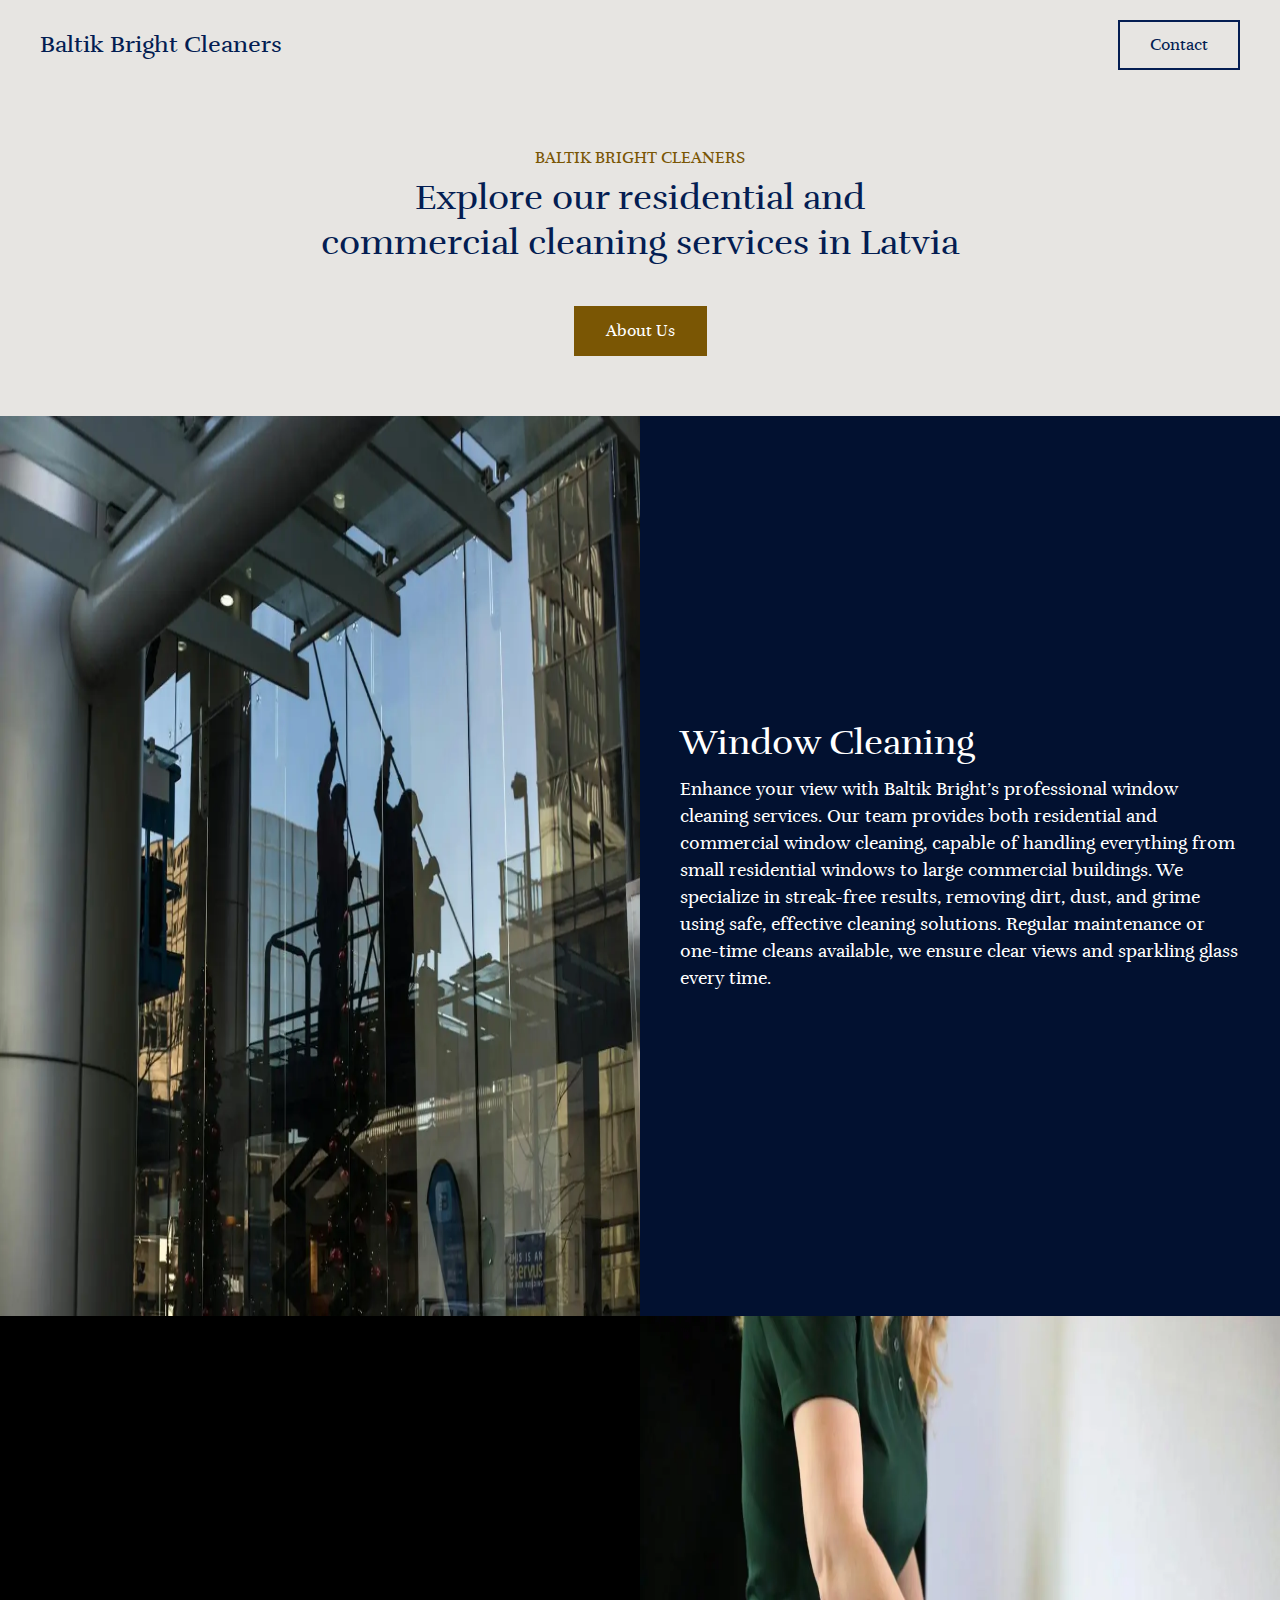
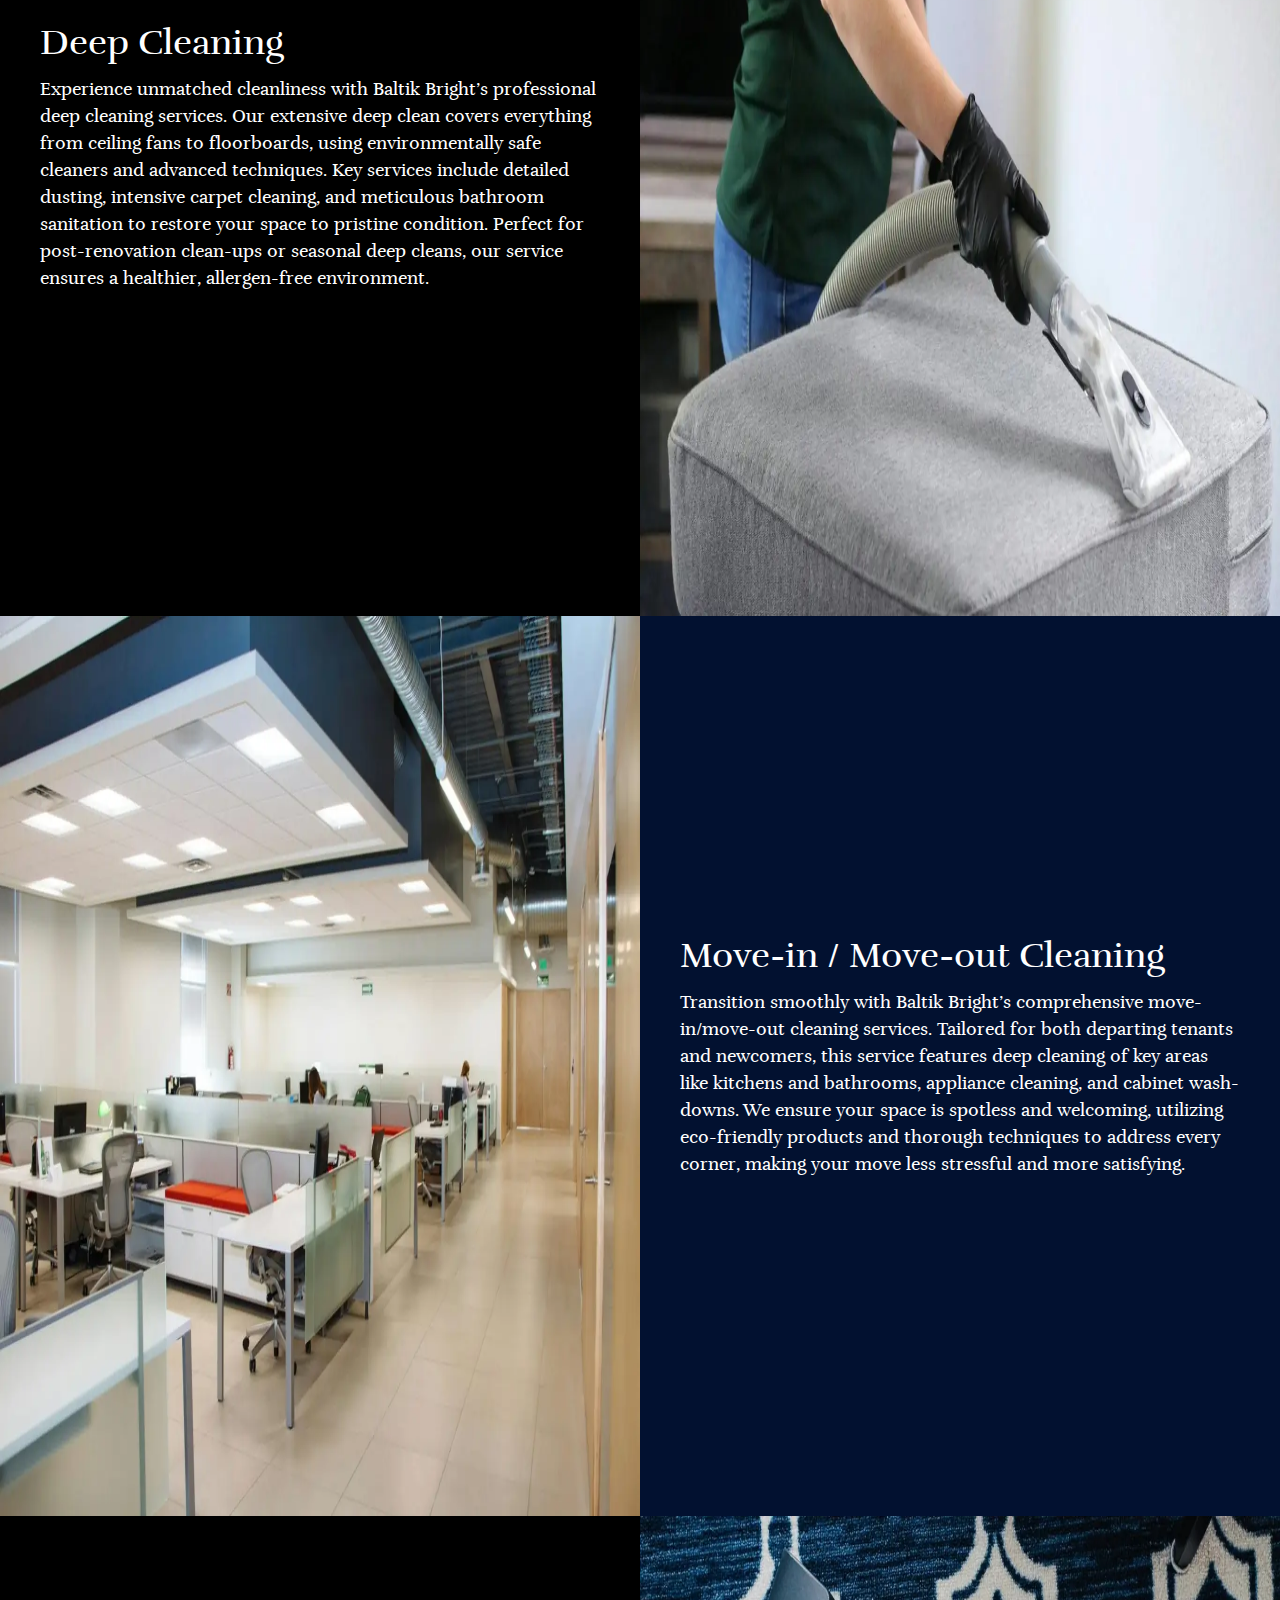
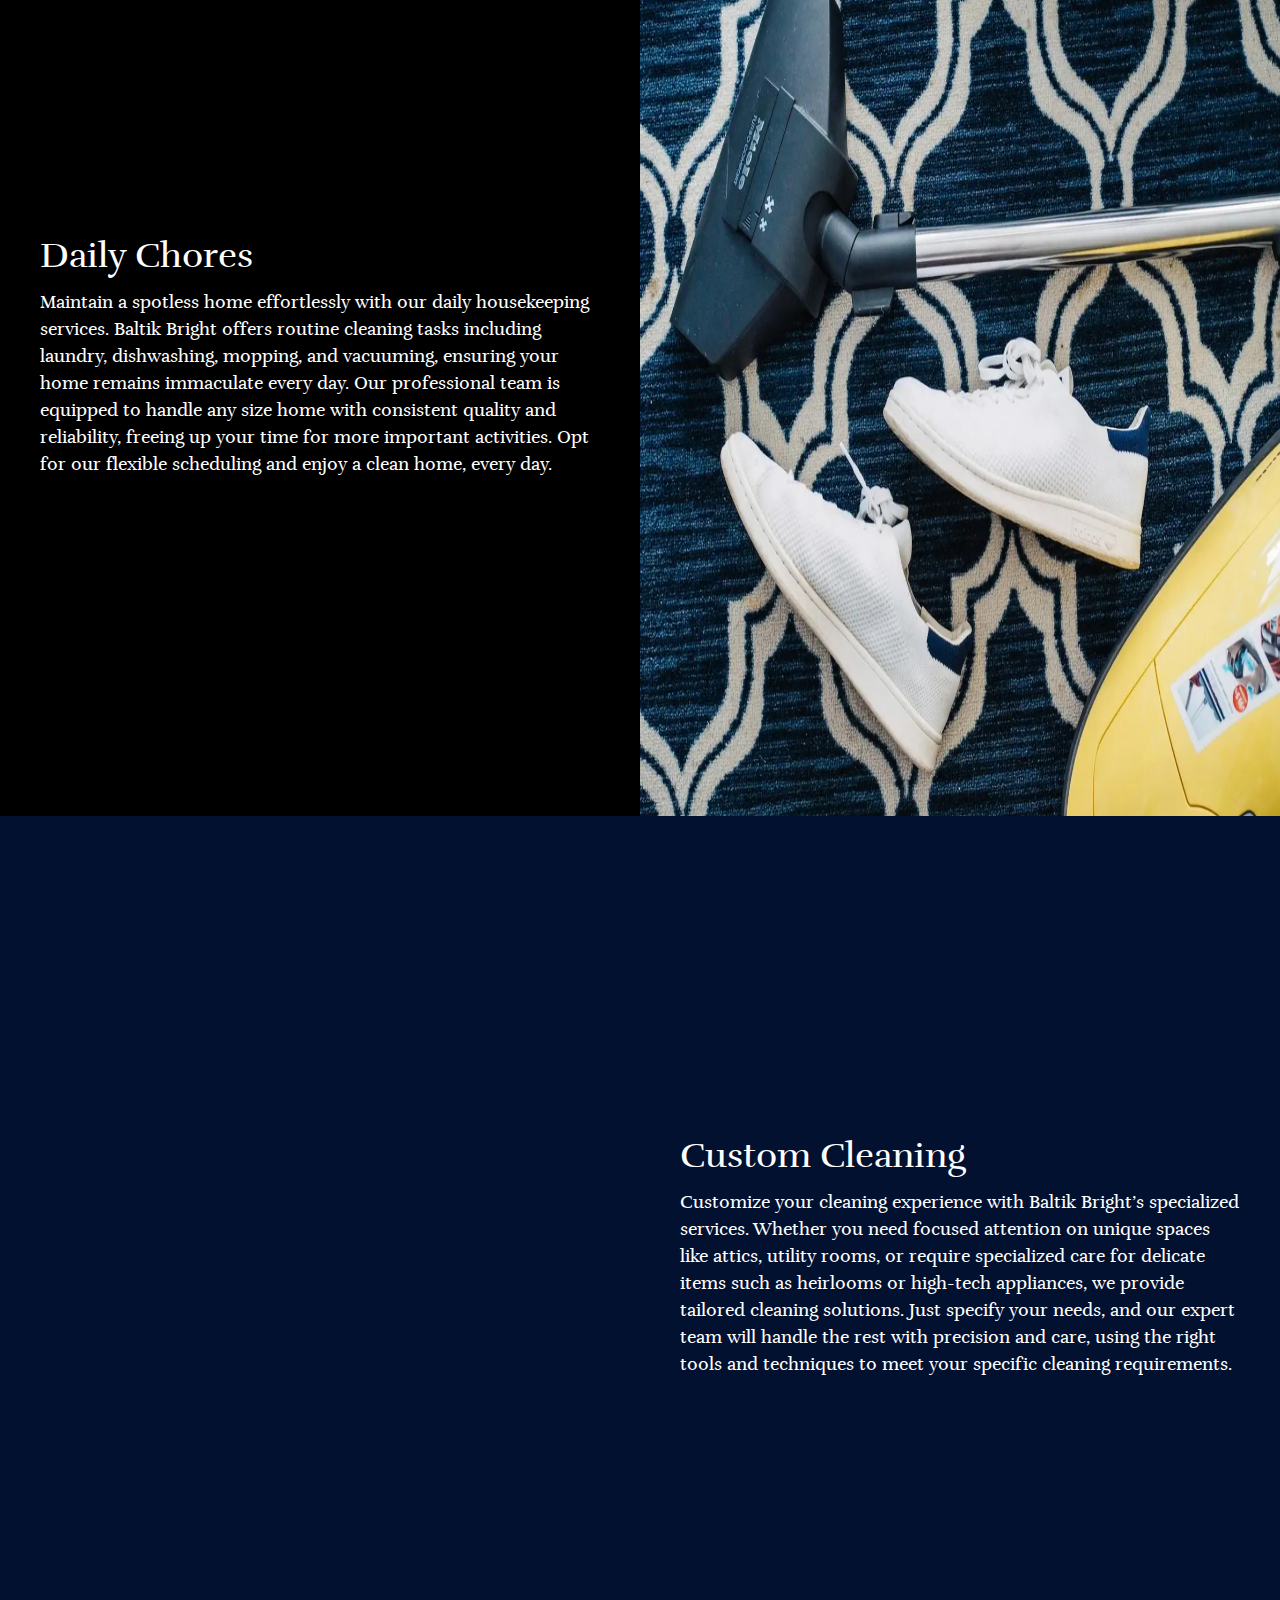
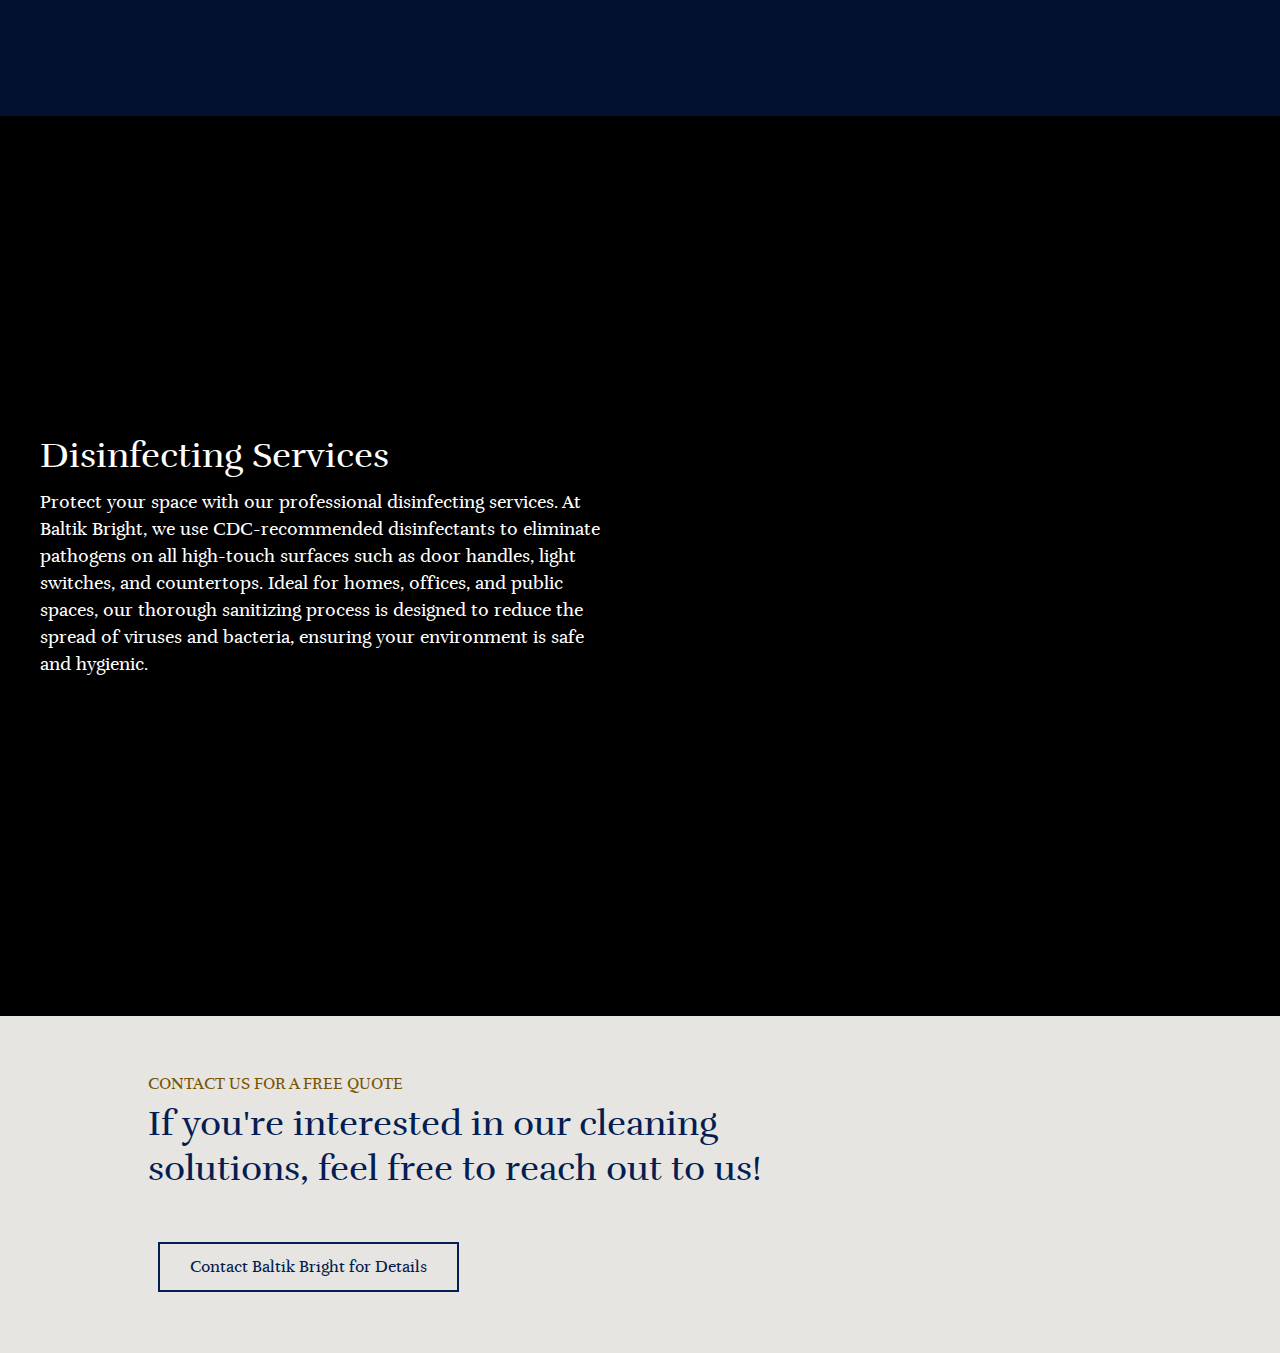
<file: index.html>
<!DOCTYPE html>
<html lang="en">
<head>
  <meta http-equiv="Content-Type" content="text/html; charset=UTF-8">
  <meta http-equiv="X-UA-Compatible" content="IE=edge">
  <meta http-equiv="Content-Language" content="en">
  <meta name="viewport" content="width=device-width">
  <meta content="origin-when-cross-origin" name="referrer">
  <title>Baltik Bright Cleaners | Professional Cleaning Services in Latvia</title>
  <meta name="title" content="Baltik Bright Cleaners | Professional Cleaning Services in Latvia">
  <script defer src="https://code.jquery.com/jquery-3.7.1.min.js"
  integrity="sha256-/JqT3SQfawRcv/BIHPThkBvs0OEvtFFmqPF/lYI/Cxo=" crossorigin="anonymous"></script>
  <link rel="preload" href="./assets/css/site.css" as="style" />
  <link rel="stylesheet" href="./assets/css/site.css">
  <link rel="icon" href="./assets/favicon.ico" type="image/x-icon" />
  <script defer src="./assets/js/site.js"></script>
  <meta name="google-site-verification" content="8Gjy93G_Ym1bhTqRENPbor1bD1N_8mtIC3icTeVV71g" />
  <meta name="description" content="Discover our cleaning services - from window cleaning, deep cleans, to doing laundry, dishes, vacuuming, disinfecting, moving scenarios and even custom requests.">
</head>
<body class="has-fixed-nav is-banner-in">
  <div id="sb-navigation" class="">
    <section
      class="sb-section sb-section-opt-light option-nav-shadow option-nav-link-hover-minimal option-nav-fixed option-nav-links-display-right optio-button-none"
      style="transform: none; top: 0px;">

      <div class="container-fluid sb-container-fluid sb-container">
        <div class="row sb-row sb-row-opt-padding-top-none sb-row-opt-padding-bottom-none sb-row-opt-center">
          <div class="sb-column col-xs-12 col-sm-12 col-md-12 col-lg-12 col-xl-12 col-xs-offset-0 col-sm-offset-0 col-md-offset-0 col-lg-offset-0 col-xl-offset-0 sb-component-simple-top-nav">
            <div class="sb-column-content ">
              <div class="wrapper sb-top-header items-can-collapse">
                <a class="sb-top-header__brand brand" href="./" rel="nofollow">Baltik Bright Cleaners</a>

                <nav aria-label="Main" class="sb-top-header__nav sb-nav">
                  <ul class="sb-nav__list">
                    <li class="sb-nav__item sb-nav__btn  ">
                      <a class=" sb-link sb-button sb-button--nav " href="./contact" target="" rel="nofollow">Contact</a>
                    </li>
                  </ul>
                </nav>
              </div>
            </div>
          </div>
        </div>
      </div>
    </section>
  </div>
  <div id="sb-page-structure">
    <section id="home" class="sb-section sb-section-opt-light has-background option-section-hero option-width-8col option-order-title-subtitle-text-cta-image option-align-center option-section-background-hide option-imagesize-lg option-image-width-12col option-imagecrop-rectangle-landscape-half">
      <div class="sb-background baltik-bg"></div>
      <div class="container sb-container-fixed sb-container">
        <div class="row sb-row sb-row-opt-padding-top-large sb-row-opt-padding-bottom-large sb-row-opt-center">
          <div class="sb-column col-xs-12 col-sm-12 col-md-12 col-lg-12 col-xl-12 col-xs-offset-0 col-sm-offset-0 col-md-offset-0 col-lg-offset-0 col-xl-offset-0 sb-component-text-image-vertical">
            <div class="sb-column-content ">
              <p></p>
              <div class="sb-text-image-vertical sb-section-alignable">
                <div class="sb-text-image-vertical__content">
                  <div class="sb-section-title option-width sb-text-image-vertical__content-title aos-init aos-animate">Baltik Bright Cleaners</div>
                  <h1 class="sb-section-subtitle option-width sb-text-image-vertical__content-subtitle aos-init aos-animate">
                    Explore our residential and commercial cleaning services in Latvia
                  </h1>

                  <div class="sb-text-image-vertical__content-cta">
                    <div class="sb-cta-wrapper sb-section-alignable ">
                      <span class="aos-init aos-animate">
                        <a class="sb-cta-wrapper__btn sb-button sb-button--primary" href="./about" rel=" " target="">
                          About Us
                        </a>
                      </span>
                    </div>
                  </div>
                </div>
              </div>
            </div>
          </div>
        </div>
      </div>
    </section>
    <section id="window-cleaning"
      class="sb-section sb-section-opt-dark option-align-left option-section-background-hide sb-split-text-image-section option-image-width-6col option-width-12col"
      style="min-height: 100vh;">
      <div class="container-fluid sb-container-fluid sb-container">
        <div class="row sb-row sb-row-opt-padding-top-none sb-row-opt-padding-bottom-none sb-row-opt-center">
          <div
            class="sb-column col-xs-12 col-sm-12 col-md-12 col-lg-12 col-xl-12 col-xs-offset-0 col-sm-offset-0 col-md-offset-0 col-lg-offset-0 col-xl-offset-0 sb-component-split-text-image">
            <div class="sb-column-content ">
              <p>
              </p>
              <div class="sb-split-text-image">
                <div class="sb-split-text-image__content">
                  <div class="sb-split-text-image__body option-width sb-section-alignable">
                    <h2 class="sb-subtitle sb-split-text-image__content-subtitle">
                      Window Cleaning
                    </h2>
                    <div class="sb-split-text-image__content-paragraph">
                      <p>Enhance your view with Baltik Bright’s professional window cleaning services. Our team provides both residential and commercial window cleaning, capable of handling everything from small residential windows to large commercial buildings. We specialize in streak-free results, removing dirt, dust, and grime using safe, effective cleaning solutions. Regular maintenance or one-time cleans available, we ensure clear views and sparkling glass every time.
                      </p>
                    </div>
                    <div class="sb-cta-wrapper sb-section-alignable sb-btn-full-width">
                    </div>
                  </div>
                </div>
                <div class="sb-split-text-image__image">
                  <img class="card-img"
                  alt="Window cleaners working on a suspended platform outside a modern glass building"
                  
                  fetchpriority="high"
                  src="./assets/img/window-1600.webp"
                  srcset="
                  ./assets/img/window-375.webp 375w,
                  ./assets/img/window-640.webp 640w,
                  ./assets/img/window-768.webp 768w,
                  ./assets/img/window-1024.webp 1024w,
                  ./assets/img/window-1366.webp 1366w,
                  ./assets/img/window-1600.webp 1600w
                  ">
                </div>
              </div>
            </div>
          </div>
        </div>
      </div>
    </section>
    <section id="deep-cleaning"
      class="sb-section sb-section-opt-dark option-align-left option-section-background-hide sb-split-text-image-section option-image-width-6col option-width-12col"
      style="min-height: 100vh;">
      <div class="container-fluid sb-container-fluid sb-container">
        <div class="row sb-row sb-row-opt-padding-top-none sb-row-opt-padding-bottom-none sb-row-opt-center">
          <div
            class="sb-column col-xs-12 col-sm-12 col-md-12 col-lg-12 col-xl-12 col-xs-offset-0 col-sm-offset-0 col-md-offset-0 col-lg-offset-0 col-xl-offset-0 sb-component-split-text-image">
            <div class="sb-column-content ">
              <p>
              </p>
              
              <div class="sb-split-text-image__image">
                <img class="card-img"
                  alt="Woman vacuuming a gray ottoman with a handheld upholstery cleaner"
                  loading="lazy"
                  src="./assets/img/upholstery-375.webp"
                  srcset="
                  ./assets/img/upholstery-375.webp 375w,
                  ./assets/img/upholstery-640.webp 640w,
                  ./assets/img/upholstery-768.webp 768w,
                  ./assets/img/upholstery-1024.webp 1024w,
                  ./assets/img/upholstery-1366.webp 1366w,
                  ./assets/img/upholstery-1600.webp 1600w,
                  ./assets/img/upholstery-1920.webp 1920w
                  ">
              </div>
              <div class="sb-split-text-image">
                <div class="sb-split-text-image__content">
                  <div class="sb-split-text-image__body option-width sb-section-alignable">
                    <h2 class="sb-subtitle sb-split-text-image__content-subtitle">
                      Deep Cleaning
                    </h2>
                    <div class="sb-split-text-image__content-paragraph">
                      <p>
                        Experience unmatched cleanliness with Baltik Bright’s professional deep cleaning services. Our extensive deep clean covers everything from ceiling fans to floorboards, using environmentally safe cleaners and advanced techniques. Key services include detailed dusting, intensive carpet cleaning, and meticulous bathroom sanitation to restore your space to pristine condition. Perfect for post-renovation clean-ups or seasonal deep cleans, our service ensures a healthier, allergen-free environment.
                      </p>
                    </div>
                    <div class="sb-cta-wrapper sb-section-alignable sb-btn-full-width">
                    </div>
                  </div>
                </div>
              </div>
            </div>
          </div>
        </div>
      </div>
    </section>
    <section id="move-cleaning"
      class="sb-section sb-section-opt-dark option-align-left option-section-background-hide sb-split-text-image-section option-image-width-6col option-width-12col"
      style="min-height: 100vh;">
      <div class="container-fluid sb-container-fluid sb-container">
        <div class="row sb-row sb-row-opt-padding-top-none sb-row-opt-padding-bottom-none sb-row-opt-center">
          <div
            class="sb-column col-xs-12 col-sm-12 col-md-12 col-lg-12 col-xl-12 col-xs-offset-0 col-sm-offset-0 col-md-offset-0 col-lg-offset-0 col-xl-offset-0 sb-component-split-text-image">
            <div class="sb-column-content ">
              <p>
              </p>
              <div class="sb-split-text-image">
                <div class="sb-split-text-image__content">
                  <div class="sb-split-text-image__body option-width sb-section-alignable">
                    <h2 class="sb-subtitle sb-split-text-image__content-subtitle">
                      Move-in / Move-out Cleaning
                    </h2>
                    <div class="sb-split-text-image__content-paragraph">
                      <p>
                        Transition smoothly with Baltik Bright’s comprehensive move-in/move-out cleaning services. Tailored for both departing tenants and newcomers, this service features deep cleaning of key areas like kitchens and bathrooms, appliance cleaning, and cabinet wash-downs. We ensure your space is spotless and welcoming, utilizing eco-friendly products and thorough techniques to address every corner, making your move less stressful and more satisfying.
                      </p>
                    </div>
                    <div class="sb-cta-wrapper sb-section-alignable sb-btn-full-width">
                    </div>
                  </div>
                </div>
                <div class="sb-split-text-image__image">
                  <img class="card-img"
                  alt="Office environment with desks, computers, and chairs"
                  loading="lazy"
                  src="./assets/img/office-375.webp"
                  srcset="
                  ./assets/img/office-375.webp 375w,
                  ./assets/img/office-640.webp 640w,
                  ./assets/img/office-768.webp 768w,
                  ./assets/img/office-1024.webp 1024w,
                  ./assets/img/office-1366.webp 1366w,
                  ./assets/img/office-1600.webp 1600w,
                  ./assets/img/office-1920.webp 1920w
                  ">
                </div>
              </div>
            </div>
          </div>
        </div>
      </div>
    </section>
    <section id="daily-chores"
      class="sb-section sb-section-opt-dark option-align-left option-section-background-hide sb-split-text-image-section option-image-width-6col option-width-12col"
      style="min-height: 100vh;">
      <div class="container-fluid sb-container-fluid sb-container">
        <div class="row sb-row sb-row-opt-padding-top-none sb-row-opt-padding-bottom-none sb-row-opt-center">
          <div
            class="sb-column col-xs-12 col-sm-12 col-md-12 col-lg-12 col-xl-12 col-xs-offset-0 col-sm-offset-0 col-md-offset-0 col-lg-offset-0 col-xl-offset-0 sb-component-split-text-image">
            <div class="sb-column-content ">
              <p>
              </p>
              <div class="sb-split-text-image__image">
                <img class="card-img"
                  alt="Vacuum cleaner nozzle over a patterned carpet next to white sneakers"
                  loading="lazy"
                  src="./assets/img/carpet-375.webp"
                  srcset="
                  ./assets/img/carpet-375.webp 375w,
                  ./assets/img/carpet-640.webp 640w,
                  ./assets/img/carpet-768.webp 768w,
                  ./assets/img/carpet-1024.webp 1024w,
                  ./assets/img/carpet-1366.webp 1366w,
                  ./assets/img/carpet-1600.webp 1600w,
                  ./assets/img/carpet-1920.webp 1920w
                  ">
              </div>
              <div class="sb-split-text-image">
                <div class="sb-split-text-image__content">
                  <div class="sb-split-text-image__body option-width sb-section-alignable">
                    <h2 class="sb-subtitle sb-split-text-image__content-subtitle">
                      Daily Chores
                    </h2>
                    <div class="sb-split-text-image__content-paragraph">
                      <p>
                        Maintain a spotless home effortlessly with our daily housekeeping services. Baltik Bright offers routine cleaning tasks including laundry, dishwashing, mopping, and vacuuming, ensuring your home remains immaculate every day. Our professional team is equipped to handle any size home with consistent quality and reliability, freeing up your time for more important activities. Opt for our flexible scheduling and enjoy a clean home, every day.
                      </p>
                    </div>
                    <div class="sb-cta-wrapper sb-section-alignable sb-btn-full-width">
                    </div>
                  </div>
                </div>
              </div>
            </div>
          </div>
        </div>
      </div>
    </section>
    <section id="custom-cleaning"
      class="sb-section sb-section-opt-dark option-align-left option-section-background-hide sb-split-text-image-section option-image-width-6col option-width-12col"
      style="min-height: 100vh;">
      <div class="container-fluid sb-container-fluid sb-container">
        <div class="row sb-row sb-row-opt-padding-top-none sb-row-opt-padding-bottom-none sb-row-opt-center">
          <div
            class="sb-column col-xs-12 col-sm-12 col-md-12 col-lg-12 col-xl-12 col-xs-offset-0 col-sm-offset-0 col-md-offset-0 col-lg-offset-0 col-xl-offset-0 sb-component-split-text-image">
            <div class="sb-column-content ">
              <p>
              </p>
              <div class="sb-split-text-image">
                <div class="sb-split-text-image__content">
                  <div class="sb-split-text-image__body option-width sb-section-alignable">
                    <h2 class="sb-subtitle sb-split-text-image__content-subtitle">
                      Custom Cleaning
                    </h2>
                    <div class="sb-split-text-image__content-paragraph">
                      <p>
                        Customize your cleaning experience with Baltik Bright’s specialized services. Whether you need focused attention on unique spaces like attics, utility rooms, or require specialized care for delicate items such as heirlooms or high-tech appliances, we provide tailored cleaning solutions. Just specify your needs, and our expert team will handle the rest with precision and care, using the right tools and techniques to meet your specific cleaning requirements.
                      </p>
                    </div>
                    <div class="sb-cta-wrapper sb-section-alignable sb-btn-full-width">
                    </div>
                  </div>
                </div>
                <div class="sb-split-text-image__image">
                  <img class="card-img"
                  alt="Modern kitchen with cabinets, cookware on open shelves, and a large window"
                  loading="lazy"
                  src="./assets/img/kitchen-375.webp"
                  srcset="
                  ./assets/img/kitchen-375.webp 375w,
                  ./assets/img/kitchen-640.webp 640w,
                  ./assets/img/kitchen-768.webp 768w,
                  ./assets/img/kitchen-1024.webp 1024w,
                  ./assets/img/kitchen-1366.webp 1366w,
                  ./assets/img/kitchen-1600.webp 1600w,
                  ./assets/img/kitchen-1920.webp 1920w
                  ">
                </div>
              </div>
            </div>
          </div>
        </div>
      </div>
    </section>
    <section id="disinfecting-services"
      class="sb-section sb-section-opt-dark option-align-left option-section-background-hide sb-split-text-image-section option-image-width-6col option-width-12col"
      style="min-height: 100vh;">
      <div class="container-fluid sb-container-fluid sb-container">
        <div class="row sb-row sb-row-opt-padding-top-none sb-row-opt-padding-bottom-none sb-row-opt-center">
          <div
            class="sb-column col-xs-12 col-sm-12 col-md-12 col-lg-12 col-xl-12 col-xs-offset-0 col-sm-offset-0 col-md-offset-0 col-lg-offset-0 col-xl-offset-0 sb-component-split-text-image">
            <div class="sb-column-content ">
              <p>
              </p>
              <div class="sb-split-text-image__image">
                  <img class="card-img"
                  alt="Hand in pink rubber glove holding a yellow spray bottle"
                  loading="lazy"
                  src="./assets/img/spray-bottle-375.webp"
                  srcset="
                  ./assets/img/spray-bottle-375.webp 375w,
                  ./assets/img/spray-bottle-640.webp 640w,
                  ./assets/img/spray-bottle-768.webp 768w,
                  ./assets/img/spray-bottle-1024.webp 1024w,
                  ./assets/img/spray-bottle-1366.webp 1366w,
                  ./assets/img/spray-bottle-1600.webp 1600w,
                  ./assets/img/spray-bottle-1920.webp 1920w
                  ">
              </div>
              <div class="sb-split-text-image">
                <div class="sb-split-text-image__content">
                  <div class="sb-split-text-image__body option-width sb-section-alignable">
                    <h2 class="sb-subtitle sb-split-text-image__content-subtitle">
                      Disinfecting Services
                    </h2>
                    <div class="sb-split-text-image__content-paragraph">
                      <p>
                        Protect your space with our professional disinfecting services. At Baltik Bright, we use CDC-recommended disinfectants to eliminate pathogens on all high-touch surfaces such as door handles, light switches, and countertops. Ideal for homes, offices, and public spaces, our thorough sanitizing process is designed to reduce the spread of viruses and bacteria, ensuring your environment is safe and hygienic.
                      </p>
                    </div>
                    <div class="sb-cta-wrapper sb-section-alignable sb-btn-full-width">
                    </div>
                  </div>
                </div>
              </div>
            </div>
          </div>
        </div>
      </div>
    </section>
    <section id="contact-cta-section"
      class="sb-section sb-section-opt-light option-mobile-align-icons-left option-align-left option-section-hero option-align-icons-right">
      <div class="container sb-container-fixed sb-container">
        <div class="row sb-row sb-row-opt-padding-top-large sb-row-opt-padding-bottom-large sb-row-opt-center">
          <div
            class="sb-column col-xs-12 col-sm-12 col-md-6 col-lg-6 col-xl-6 col-xs-offset-0 col-sm-offset-0 col-md-offset-0 col-lg-offset-0 col-xl-offset-0 sb-component-">
            <div class="sb-column-content ">
              <div
                class="row sb-row sb-row-opt-padding-top-none sb-row-opt-padding-bottom-none sb-row-opt-center sb-row-opt-no-component-padding">
                <div
                  class="sb-column col-xs-12 col-sm-12 col-md-12 col-lg-12 col-xl-12 col-xs-offset-0 col-sm-offset-0 col-md-offset-0 col-lg-offset-0 col-xl-offset-0 sb-component-section-title">
                  <div class="sb-column-content ">
                    <div style="display: none;"></div>
                    <div class="sb-section-title sb-section-alignable option-width aos-init aos-animate">Contact us for
                      a free quote</div>
                  </div>
                </div>
              </div>

              <div
                class="row sb-row sb-row-opt-padding-top-none sb-row-opt-padding-bottom-none sb-row-opt-center sb-row-opt-no-component-padding">
                <div
                  class="sb-column col-xs-12 col-sm-12 col-md-12 col-lg-12 col-xl-12 col-xs-offset-0 col-sm-offset-0 col-md-offset-0 col-lg-offset-0 col-xl-offset-0 sb-component-section-subtitle">
                  <div class="sb-column-content ">
                    <div class="sb-section-subtitle sb-section-alignable option-width aos-init aos-animate">
                      If you're interested in our cleaning solutions, feel free to reach out to us!
                    </div>
                  </div>
                </div>
              </div>

              <div
                class="row sb-row sb-row-opt-padding-top-none sb-row-opt-padding-bottom-none sb-row-opt-center sb-row-opt-no-component-padding">
                <div
                  class="sb-column col-xs-12 col-sm-12 col-md-12 col-lg-12 col-xl-12 col-xs-offset-0 col-sm-offset-0 col-md-offset-0 col-lg-offset-0 col-xl-offset-0 sb-component-paragraph">
                  <div class="sb-column-content ">
                    <div class="sb-paragraph option-width sb-section-alignable aos-init aos-animate">
                    </div>
                  </div>
                </div>
              </div>

              <div
                class="row sb-row sb-row-opt-padding-top-none sb-row-opt-padding-bottom-none sb-row-opt-center sb-row-opt-no-component-padding">
                <div
                  class="sb-column col-xs-12 col-sm-12 col-md-12 col-lg-12 col-xl-12 col-xs-offset-0 col-sm-offset-0 col-md-offset-0 col-lg-offset-0 col-xl-offset-0 sb-component-call-to-action">
                  <div class="sb-column-content ">
                    <p>
                    </p>
                    <div class="sb-cta-wrapper sb-section-alignable ">
                      <span class="aos-init aos-animate">
                        <a class="sb-cta-wrapper__btn sb-button sb-button--secondary call-to-action"
                          href="./contact" rel=" " target="">
                          Contact Baltik Bright for Details
                        </a>
                      </span>
                    </div>
                  </div>
                </div>
              </div>
            </div>
          </div>

          <div
            class="sb-column col-xs-12 col-sm-12 col-md-12 col-lg-12 col-xl-12 col-xs-offset-0 col-sm-offset-0 col-md-offset-0 col-lg-offset-0 col-xl-offset-0 sb-component-social-strip">
            <div class="sb-column-content ">
              <p>
              </p>
              <div class="sb-social-strip sb-section-alignable">
              </div>
            </div>
          </div>
        </div>
      </div>
    </section>
  </div>
</body>
</html>
</file>
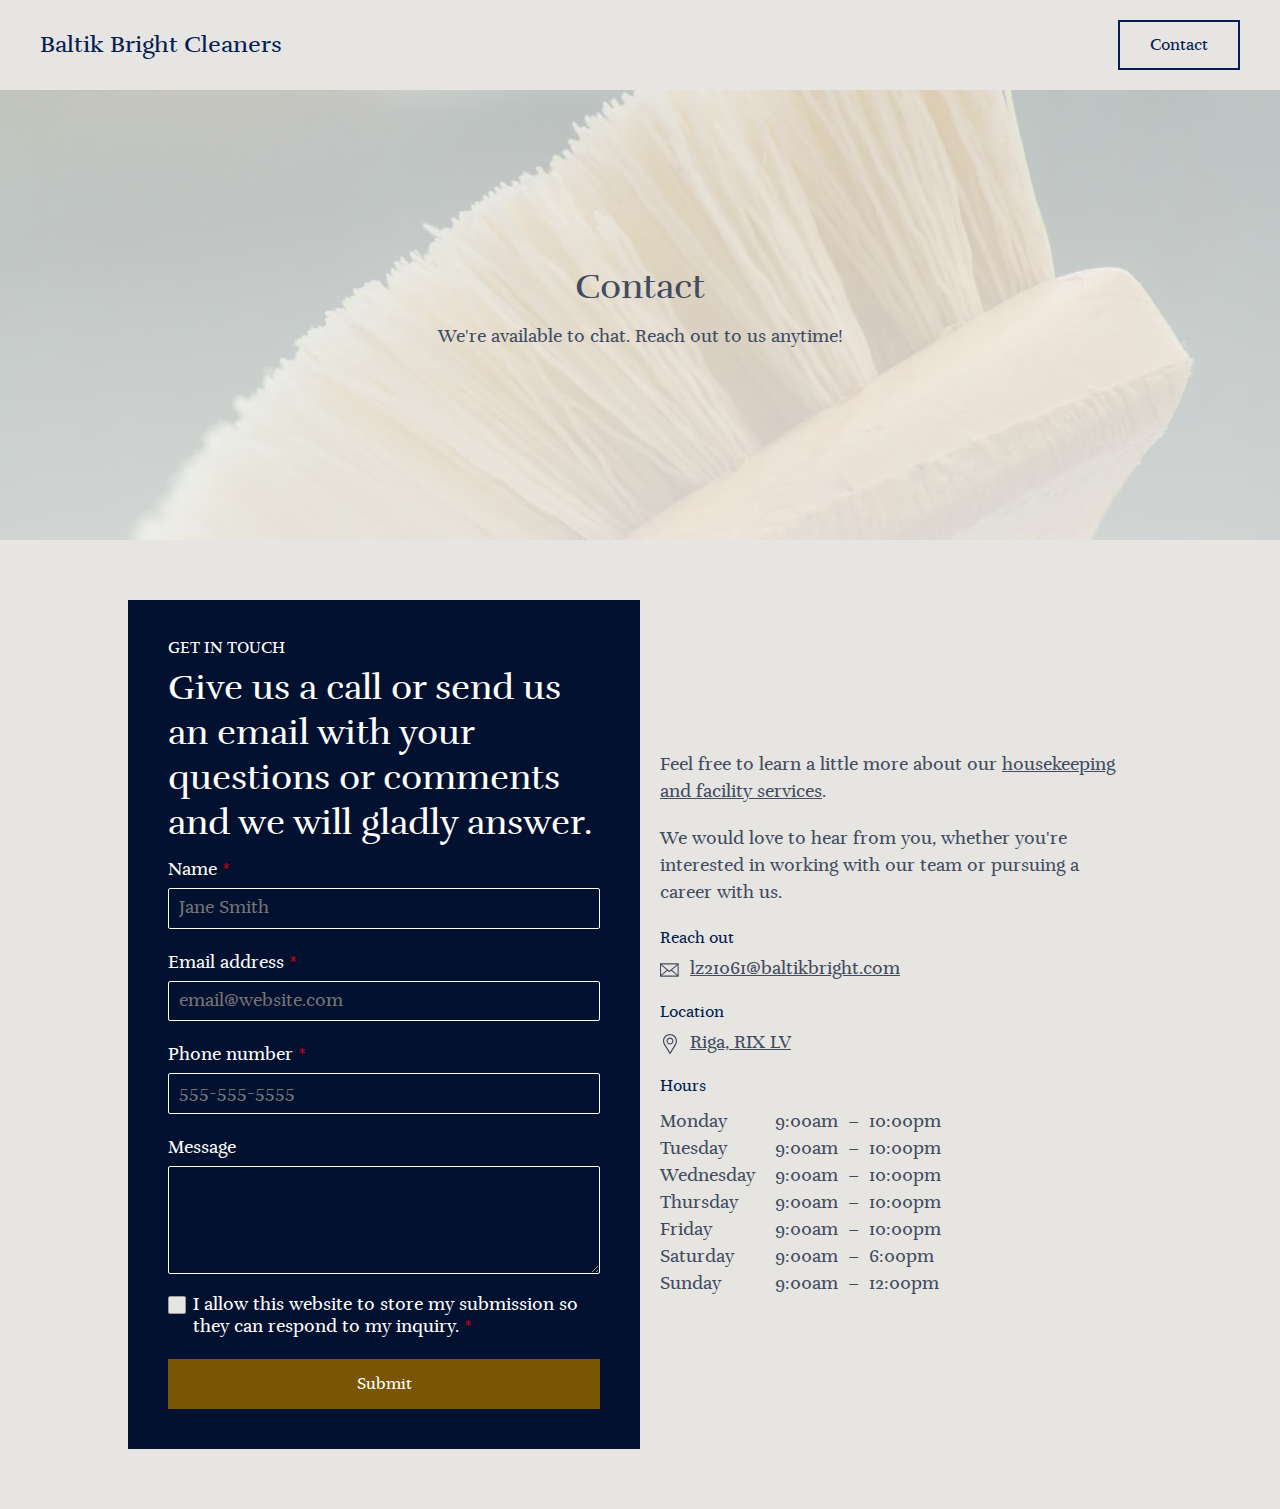
<file: contact/index.html>
<!DOCTYPE html>
<html lang="en">

<head>
  <meta http-equiv="Content-Type" content="text/html; charset=UTF-8">

  <meta http-equiv="X-UA-Compatible" content="IE=edge">
  <meta http-equiv="Content-Language" content="en">
  <meta name="viewport" content="width=device-width">
  <meta content="origin-when-cross-origin" name="referrer">
  <script defer src="https://code.jquery.com/jquery-3.7.1.min.js"
    integrity="sha256-/JqT3SQfawRcv/BIHPThkBvs0OEvtFFmqPF/lYI/Cxo=" crossorigin="anonymous"></script>
    <script defer src="../assets/js/site.js"></script>
    <link rel="preload" href="../assets/css/site.css" as="style" />
  <link rel="stylesheet" href="../assets/css/site.css">
  <link rel="icon" href="../assets/favicon.ico" type="image/x-icon" />
  <title>Baltik Bright Cleaners | Contact Us</title>
  <meta name="title" content="Baltik Bright Cleaners | Contact Us">
</head>

<body class="has-fixed-nav is-banner-in">
  <div id="sb-navigation" class="">
    <section
      class="sb-section sb-section-opt-light option-nav-shadow option-nav-link-hover-minimal option-nav-fixed option-nav-links-display-right optio-button-none"
      style="transform: none; top: 0px;">

      <div class="container-fluid sb-container-fluid sb-container">
        <div class="row sb-row sb-row-opt-padding-top-none sb-row-opt-padding-bottom-none sb-row-opt-center">
          <div
            class="sb-column col-xs-12 col-sm-12 col-md-12 col-lg-12 col-xl-12 col-xs-offset-0 col-sm-offset-0 col-md-offset-0 col-lg-offset-0 col-xl-offset-0 sb-component-simple-top-nav">
            <div class="sb-column-content ">
              <div class="wrapper sb-top-header items-can-collapse">
                <a class="sb-top-header__brand brand" href="./index" rel="nofollow">Baltik Bright Cleaners</a>
                <button aria-label="Show navigation" class="sb-mobile-nav-btn" id="sb-mobile-nav-btn" type="button">
                  <span class="sb-mobile-nav-btn__line"></span>
                </button>

                <nav aria-label="Main" class="sb-top-header__nav sb-nav">
                  <ul class="sb-nav__list">
                    <li class="sb-nav__item sb-nav__btn  ">
                      <a class=" sb-link sb-button sb-button--nav " href="./contact" target="" rel="nofollow">Contact</a>
                    </li>
                  </ul>
                </nav>
              </div>
            </div>
          </div>
        </div>
      </div>
    </section>
  </div>
  <div id="sb-page-structure">

    <section id="contact-hero"
      class="sb-section sb-section-opt-light has-background option-align-center option-section-hero"
      style="min-height: 50vh;">
      <div class="sb-background baltik-bg">
      </div>
      <div class="container sb-container-fixed sb-container">
        <div class="row sb-row sb-row-opt-padding-top-large sb-row-opt-padding-bottom-large sb-row-opt-center">
          <div
            class="sb-column col-xs-12 col-sm-12 col-md-12 col-lg-12 col-xl-12 col-xs-offset-0 col-sm-offset-0 col-md-offset-0 col-lg-offset-0 col-xl-offset-0 sb-component-hero">
            <div class="sb-column-content ">
              <p></p>
              <div class="sb-content sb-hero option-width sb-section-alignable ">
                <div class="sb-hero__content-wrapper">
                  <h1 class="sb-title sb-hero__title aos-init aos-animate">Contact</h1>
                  <div class="sb-subtitle sb-hero__subtitle aos-init aos-animate">We're available to chat. Reach out to
                    us anytime!</div>
                </div>
                <div class="sb-cta-wrapper sb-section-alignable sb-btn-full-width">
                </div>
              </div>
            </div>
          </div>
        </div>
      </div>
    </section>

    <section id="contact-info-and-form-with-map"
      class="sb-section sb-section-opt-light option-form-hide-placeholder half-width-contact-form option-contact-details-columns-map-top option-align-left appointment-inline-view option-no-map">
      <div class="container sb-container-fixed sb-container">
        <div class="row sb-row sb-row-opt-padding-top-large sb-row-opt-padding-bottom-large sb-row-opt-top">

          <div style="background-color: #021130; padding: 40px;"
            class="sb-column sb-contact col-xs-12 col-sm-12 col-md-12 col-lg-12 col-xl-12 col-xs-offset-0 col-sm-offset-0 col-md-offset-0 col-lg-offset-0 col-xl-offset-0 sb-component-">
            <div class="sb-column-content ">
              <div
                class="row sb-row sb-row-opt-padding-top-none sb-row-opt-padding-bottom-none sb-row-opt-center sb-row-opt-no-component-padding">
                <div
                  class="sb-column col-xs-12 col-sm-12 col-md-12 col-lg-12 col-xl-12 col-xs-offset-0 col-sm-offset-0 col-md-offset-0 col-lg-offset-0 col-xl-offset-0 sb-component-section-title">
                  <div class="sb-column-content option-width-12col">
                    <div style="display: none;">
                    </div>
                    <div class="sb-section-title sb-section-alignable option-width aos-init aos-animate" style="color: white;">Get in touch
                    </div>
                  </div>
                </div>
              </div>

              <div
                class="row sb-row sb-row-opt-padding-top-none sb-row-opt-padding-bottom-none sb-row-opt-center sb-row-opt-no-component-padding">
                <div
                  class="sb-column col-xs-12 col-sm-12 col-md-12 col-lg-12 col-xl-12 col-xs-offset-0 col-sm-offset-0 col-md-offset-0 col-lg-offset-0 col-xl-offset-0 sb-component-section-subtitle">
                  <div class="sb-column-content option-width-12col">
                    <div class="sb-section-subtitle sb-section-alignable option-width aos-init aos-animate" style="color: white;">
                      Give us a call or send us an
                      email with your questions or comments and we will gladly answer.
                    </div>
                  </div>
                </div>
              </div>

              <div
                class="row sb-row sb-row-opt-padding-top-none sb-row-opt-padding-bottom-none sb-row-opt-center sb-row-opt-no-component-padding">
                <div
                  class="sb-column sb-contact col-xs-12 col-sm-12 col-md-12 col-lg-12 col-xl-12 col-xs-offset-0 col-sm-offset-0 col-md-offset-0 col-lg-offset-0 col-xl-offset-0 sb-component-contact-form">
                  <div class="sb-column-content option-width-12col">
                    <p>
                    </p>
                    <div class="sb-contact-form contact-form option-width sb-section-alignable aos-init aos-animate">
                      <form class="form js-form" onsubmit="processForm">
                        <div class="form__group  form__group--required ">
                          <label class="form__label contact-form__label" style="color: white;">Name
                            <span class="form__label-required" title="This field is required">*</span>
                          </label>

                          <input required="" class="form__input contact-form__input" name="name"
                            placeholder="Jane Smith" type="text" value="" style="background-color: #021130; color: #fff; border-color: #fff;">
                        </div>

                        <div class="form__group  form__group--required ">
                          <label class="form__label contact-form__label" style="color: white;">Email address
                            <span class="form__label-required" title="This field is required">*</span>
                          </label>

                          <input required="" class="form__input contact-form__input" name="from_email"
                            placeholder="email@website.com" type="email" value="" style="background-color: #021130; color: #fff; border-color: #fff;">
                        </div>
                        <div class="form__group  form__group--required ">
                          <label class="form__label contact-form__label" style="color: white;">Phone number
                            <span class="form__label-required" title="This field is required">*</span>
                          </label>

                          <input required="" class="form__input contact-form__input" name="from_phone"
                            placeholder="555-555-5555" type="tel" value="" style="background-color: #021130; color: #fff; border-color: #fff;">
                        </div>

                        <div class="form__group   ">
                          <label class="form__label contact-form__label" style="color: white;">Message </label>

                          <textarea class="form__input form__input--textarea contact-form__textarea" name="message"
                            placeholder="" rows="4" style="background-color: #021130; color: #fff; border-color: #fff;"></textarea>
                        </div>

                        <div data-is-required="true" class="form__group form__group--checkbox form__group--required ">
                          <div class="form__checkbox-error" style="color: white;">
                            Please select at least one option.
                          </div>

                          <div class="form__input-checkbox-wrapper">
                            <input class="form__input form__input--checkbox" name="tos" type="checkbox">
                            <label class="form__label contact-form__label " style="color: white;">
                              I allow this website to store my submission so they can respond to my inquiry.
                              <span class="form__label-required" title="This field is required">*</span>
                            </label>
                          </div>
                        </div>

                        <button class="sb-button sb-button--form contact-form__btn" type="submit">Submit</button>
                      </form>
                      <div class="b12-form-error" style="display: none; color: white;">
                        Sorry, we were not able to submit the form at present time. Please try again later.
                      </div>
                    </div>
                  </div>
                </div>
              </div>
            </div>
          </div>

          <div
            class="sb-column sb-contact col-xs-12 col-sm-12 col-md-12 col-lg-12 col-xl-12 col-xs-offset-0 col-sm-offset-0 col-md-offset-0 col-lg-offset-0 col-xl-offset-0 sb-component-">
            <div class="sb-column-content ">
              <div
                class="row sb-row sb-row-opt-padding-top-none sb-row-opt-padding-bottom-none sb-row-opt-center sb-row-opt-no-component-padding">
                <div
                  class="sb-column col-xs-12 col-sm-12 col-md-12 col-lg-12 col-xl-12 col-xs-offset-0 col-sm-offset-0 col-md-offset-0 col-lg-offset-0 col-xl-offset-0 sb-component-paragraph">
                  <div class="sb-column-content option-width-12col">
                    <div class="sb-paragraph option-width sb-section-alignable aos-init aos-animate">
                      <p>
                        Feel free to learn a little more about our <a href="./index#daily-chores">housekeeping and facility services</a>.
                      </p>
                      <p>
                        We would love to hear from you, whether you're interested in working with our team or pursuing a
                        career with us.</p>
                    </div>
                  </div>
                </div>
              </div>

              <div class="row sb-row sb-row-opt-padding-top-none sb-row-opt-padding-bottom-none sb-row-opt-center sb-row-opt-no-component-padding">
                <div class="sb-column col-xs-12 col-sm-12 col-md-12 col-lg-12 col-xl-12 col-xs-offset-0 col-sm-offset-0 col-md-offset-0 col-lg-offset-0 col-xl-offset-0 sb-component-contact-details">
                  <div class="sb-column-content ">
                    <p>
                    </p>
                    <div class="contact-details vcard sb-section-alignable aos-init aos-animate">
                      <div class="contact-details__row contact-details__contact">
                        <div class="h3 contact-details__title">Reach out</div>
                        <div class="contact-details__email">
                          <svg height="8px" version="1.1" viewBox="0 0 12 8" width="12px"
                            xmlns="http://www.w3.org/2000/svg">
                            <path
                              d="M0 8h11.2V0H0v8zm5.6-2.673l1.095-.914 3.522 2.947H.983l3.522-2.947 1.095.914zm1.594-1.33l3.366-2.81v5.626L7.194 3.996zM5.6 4.492L.985.64h9.23L5.6 4.493zm-1.594-.497L.64 6.813V1.186l3.366 2.81z"
                              fill-rule="nonzero" stroke="none" stroke-width="1"></path>
                          </svg>
                          <a aria-label="Email" class="email"
                            href="mailto:lz21061@baltikbright.com">lz21061@baltikbright.com</a>
                        </div>
                      </div>

                      <div class="contact-details__row contact-details__location">
                        <div class="h3 contact-details__title">Location</div>
                        <p class="adr contact-details__address">
                          <svg viewBox="0 0 512 512" xmlns="http://www.w3.org/2000/svg">
                            <path
                              d="M256 0C156.748 0 76 80.748 76 180c0 33.534 9.289 66.26 26.869 94.652l142.885 230.257A15 15 0 00258.499 512h.119a14.997 14.997 0 0012.75-7.292L410.611 272.22C427.221 244.428 436 212.539 436 180 436 80.748 355.252 0 256 0zm128.866 256.818L258.272 468.186l-129.905-209.34C113.734 235.214 105.8 207.95 105.8 180c0-82.71 67.49-150.2 150.2-150.2S406.1 97.29 406.1 180c0 27.121-7.411 53.688-21.234 76.818z">
                            </path>
                            <path
                              d="M256 90c-49.626 0-90 40.374-90 90 0 49.309 39.717 90 90 90 50.903 0 90-41.233 90-90 0-49.626-40.374-90-90-90zm0 150.2c-33.257 0-60.2-27.033-60.2-60.2 0-33.084 27.116-60.2 60.2-60.2s60.1 27.116 60.1 60.2c0 32.683-26.316 60.2-60.1 60.2z">
                            </path>
                          </svg>
                          <a aria-label="Location"
                            href="https://www.google.com/maps/place/+Riga+RIX+LV" rel="noopener noreferrer"
                            target="_blank">
                            <span>Riga, RIX LV</span>
                          </a>
                        </p>
                      </div>

                      <div class="contact-details__row contact-details__hours sb-hours-wrapper">
                        <div class="h3 contact-details__title">Hours</div>
                        <ol aria-label="Working hours" class="hours-list">

                          <li class="hours-list__item">
                            <div class="hours-list__day">Mon<span
                                class="hidden-xs-down hidden-sm-down hidden-md-down">day</span></div>
                            <div class="hours-list__from">9:00am</div>
                            <div class="hours-list__dash">–</div>
                            <div class="hours-list__to">10:00pm</div>
                          </li>

                          <li class="hours-list__item">
                            <div class="hours-list__day">Tue<span
                                class="hidden-xs-down hidden-sm-down hidden-md-down">sday</span></div>
                            <div class="hours-list__from">9:00am</div>
                            <div class="hours-list__dash">–</div>
                            <div class="hours-list__to">10:00pm</div>
                          </li>

                          <li class="hours-list__item">
                            <div class="hours-list__day">Wed<span
                                class="hidden-xs-down hidden-sm-down hidden-md-down">nesday</span></div>
                            <div class="hours-list__from">9:00am</div>
                            <div class="hours-list__dash">–</div>
                            <div class="hours-list__to">10:00pm</div>
                          </li>

                          <li class="hours-list__item">
                            <div class="hours-list__day">Thu<span
                                class="hidden-xs-down hidden-sm-down hidden-md-down">rsday</span></div>
                            <div class="hours-list__from">9:00am</div>
                            <div class="hours-list__dash">–</div>
                            <div class="hours-list__to">10:00pm</div>
                          </li>

                          <li class="hours-list__item">
                            <div class="hours-list__day">Fri<span
                                class="hidden-xs-down hidden-sm-down hidden-md-down">day</span></div>
                            <div class="hours-list__from">9:00am</div>
                            <div class="hours-list__dash">–</div>
                            <div class="hours-list__to">10:00pm</div>
                          </li>

                          <li class="hours-list__item">
                            <div class="hours-list__day">Sat<span
                                class="hidden-xs-down hidden-sm-down hidden-md-down">urday</span></div>
                            <div class="hours-list__from">9:00am</div>
                            <div class="hours-list__dash">–</div>
                            <div class="hours-list__to">6:00pm</div>
                          </li>

                          <li class="hours-list__item">
                            <div class="hours-list__day">Sun<span
                                class="hidden-xs-down hidden-sm-down hidden-md-down">day</span></div>
                            <div class="hours-list__from">9:00am</div>
                            <div class="hours-list__dash">–</div>
                            <div class="hours-list__to">12:00pm</div>
                          </li>
                        </ol>
                      </div>
                    </div>
                  </div>
                </div>
              </div>
            </div>
          </div>
        </div>
      </div>
    </section>
  </div>
</body>

</html>
</file>
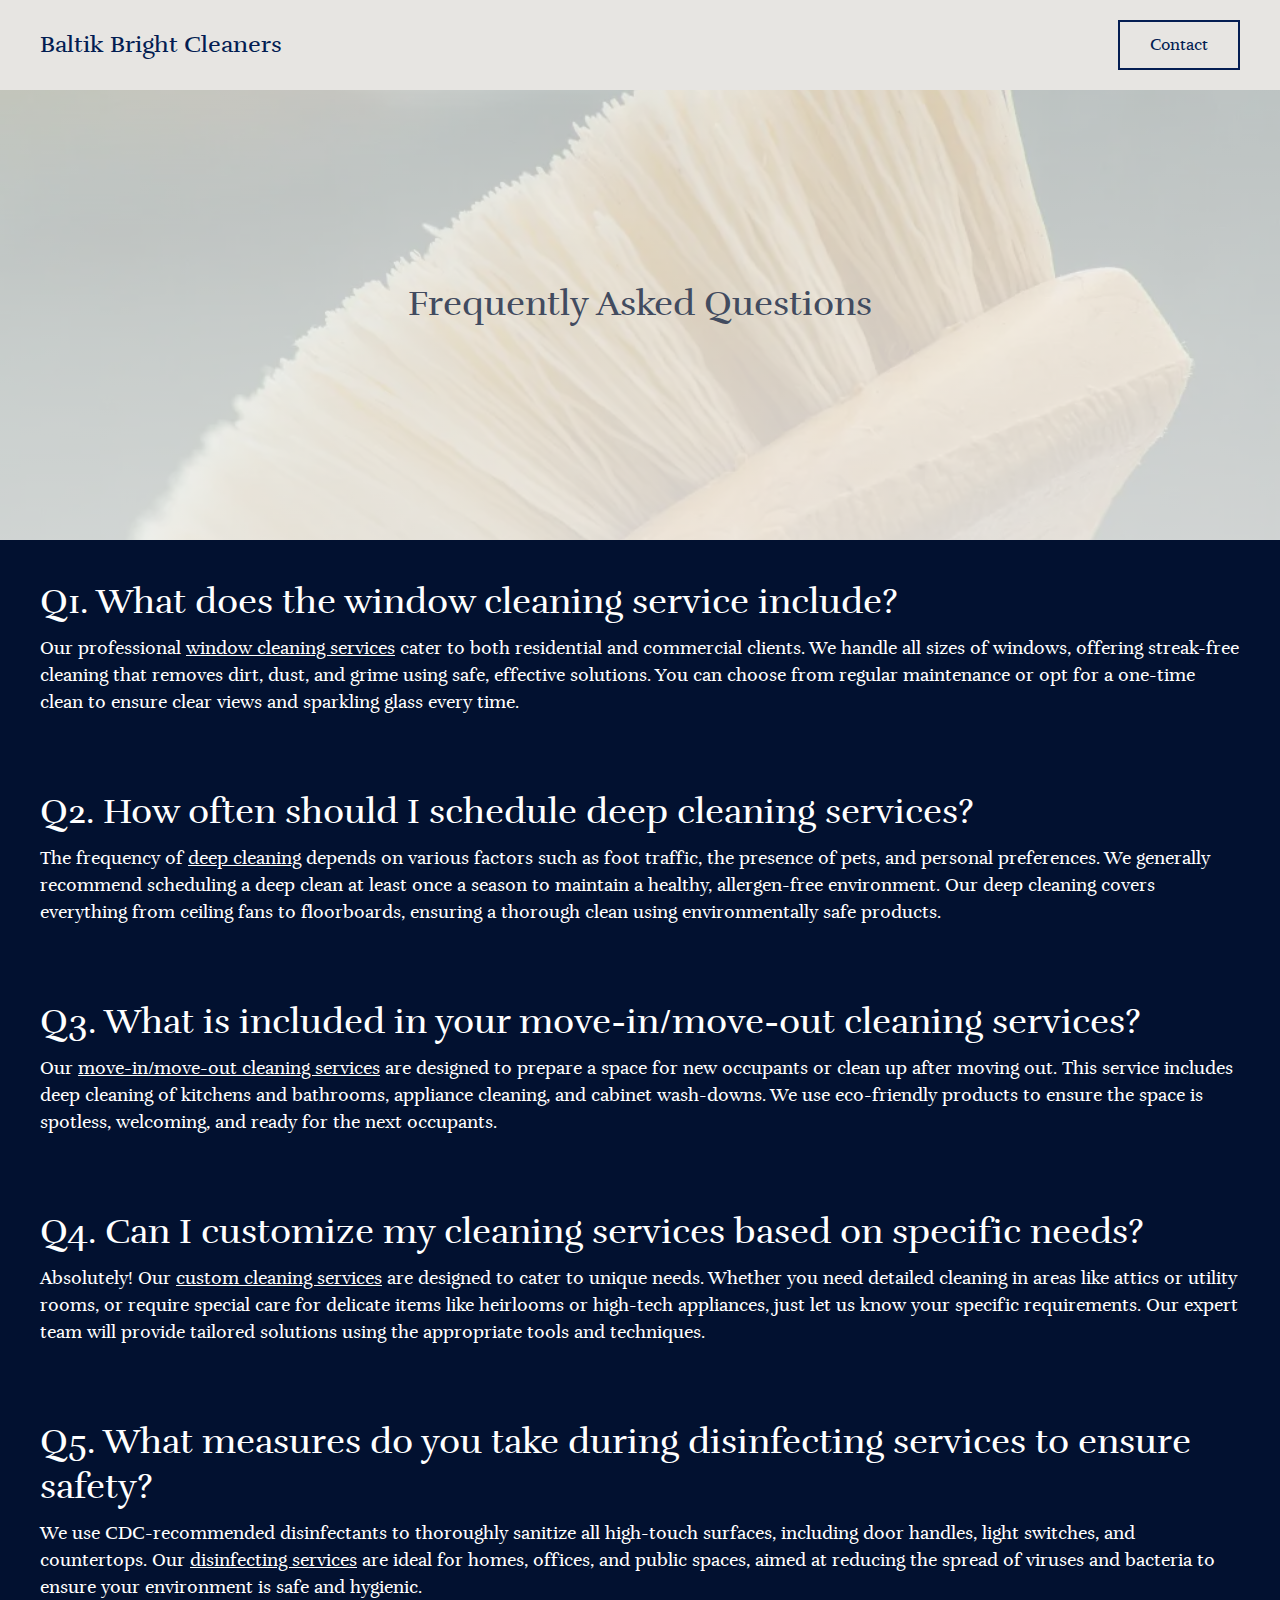
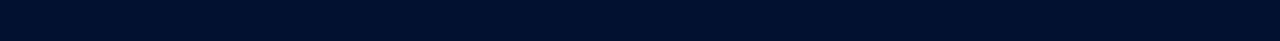
<file: faq/index.html>
<!DOCTYPE html>
<html lang="en">

<head>
  <meta http-equiv="Content-Type" content="text/html; charset=UTF-8">
  <meta http-equiv="X-UA-Compatible" content="IE=edge">
  <meta http-equiv="Content-Language" content="en">
  <meta name="viewport" content="width=device-width">
  <meta content="origin-when-cross-origin" name="referrer">
  <script defer src="https://code.jquery.com/jquery-3.7.1.min.js"
    integrity="sha256-/JqT3SQfawRcv/BIHPThkBvs0OEvtFFmqPF/lYI/Cxo=" crossorigin="anonymous"></script>
    <script defer src="../assets/js/site.js"></script>
    <link rel="preload" href="../assets/css/site.css" as="style" />
    <link rel="stylesheet" href="../assets/css/site.css">
    <link rel="icon" href="../assets/favicon.ico" type="image/x-icon" />
  <title>Baltik Bright Cleaners | Frequently Asked Questions</title>
  <meta name="title" content="Baltik Bright Cleaners | About Us">
</head>

<body class="has-fixed-nav is-banner-in">
  <div id="sb-navigation" class="">
    <section
      class="sb-section sb-section-opt-light option-nav-shadow option-nav-link-hover-minimal option-nav-fixed option-nav-links-display-right optio-button-none"
      style="transform: none; top: 0px;">

      <div class="container-fluid sb-container-fluid sb-container">
        <div class="row sb-row sb-row-opt-padding-top-none sb-row-opt-padding-bottom-none sb-row-opt-center">
          <div
            class="sb-column col-xs-12 col-sm-12 col-md-12 col-lg-12 col-xl-12 col-xs-offset-0 col-sm-offset-0 col-md-offset-0 col-lg-offset-0 col-xl-offset-0 sb-component-simple-top-nav">
            <div class="sb-column-content ">
              <div class="wrapper sb-top-header items-can-collapse">
                <a class="sb-top-header__brand brand" href="./index" rel="nofollow">Baltik Bright Cleaners</a>
                <button aria-label="Show navigation" class="sb-mobile-nav-btn" id="sb-mobile-nav-btn" type="button">
                  <span class="sb-mobile-nav-btn__line"></span>
                </button>

                <nav aria-label="Main" class="sb-top-header__nav sb-nav">
                  <ul class="sb-nav__list">
                    <li class="sb-nav__item sb-nav__btn  ">
                      <a class=" sb-link sb-button sb-button--nav " href="./contact" target="" rel="nofollow">Contact</a>
                    </li>
                  </ul>
                </nav>
              </div>
            </div>
          </div>
        </div>
      </div>
    </section>
  </div>
  <div id="sb-page-structure">
    <section id="about-hero"
      class="sb-section sb-section-opt-light has-background option-section-hero option-align-center"
      style="min-height: 50vh;">
      <div class="sb-background baltik-bg">
      </div>
      <div class="container sb-container-fixed sb-container">
        <div class="row sb-row sb-row-opt-padding-top-large sb-row-opt-padding-bottom-large sb-row-opt-center">
          <div
            class="sb-column col-xs-12 col-sm-12 col-md-12 col-lg-12 col-xl-12 col-xs-offset-0 col-sm-offset-0 col-md-offset-0 col-lg-offset-0 col-xl-offset-0 sb-component-hero">
            <div class="sb-column-content ">
              <p>
              </p>
              <div class="sb-content sb-hero option-width sb-section-alignable ">
                <div class="sb-hero__content-wrapper">
                  <h1 class="sb-title sb-hero__title aos-init aos-animate">Frequently Asked Questions</h1>
                  <div class="sb-subtitle sb-hero__subtitle aos-init aos-animate"></div>
                </div>
                <div class="sb-cta-wrapper sb-section-alignable sb-btn-full-width">
                </div>
              </div>
            </div>
          </div>
        </div>
      </div>
    </section>

    <section id="about"
      class="sb-section sb-section-opt-dark option-align-left option-section-background-hide sb-split-text-image-section option-image-width-6col option-width-12col"
      style="min-height: 100vh;">
      <div class="container-fluid sb-container-fluid sb-container">
        <div class="row sb-row sb-row-opt-padding-top-none sb-row-opt-padding-bottom-none sb-row-opt-center">
          <div
            class="sb-column col-xs-12 col-sm-12 col-md-12 col-lg-12 col-xl-12 col-xs-offset-0 col-sm-offset-0 col-md-offset-0 col-lg-offset-0 col-xl-offset-0 sb-component-split-text-image">
            <div class="sb-column-content ">
              <p>
              </p>
              <div class="sb-split-text-image">
                <div class="sb-split-text-image__content">
                  <div class="sb-split-text-image__body option-width sb-section-alignable">
                    <div class="sb-subtitle sb-split-text-image__content-subtitle">
                      Q1. What does the window cleaning service include?
                    </div>
                    <div class="sb-split-text-image__content-paragraph">
                      <p>Our professional <a href="./index#window-cleaning">window cleaning services</a> cater to both residential and commercial clients. We handle all sizes of windows, offering streak-free cleaning that removes dirt, dust, and grime using safe, effective solutions. You can choose from regular maintenance or opt for a one-time clean to ensure clear views and sparkling glass every time.</p>
                    </div>
                    <br><br>
                    <div class="sb-subtitle sb-split-text-image__content-subtitle">
                      Q2. How often should I schedule deep cleaning services?
                    </div>
                    <div class="sb-split-text-image__content-paragraph">
                      <p>The frequency of <a href="./index#deep-cleaning">deep cleaning</a> depends on various factors such as foot traffic, the presence of pets, and personal preferences. We generally recommend scheduling a deep clean at least once a season to maintain a healthy, allergen-free environment. Our deep cleaning covers everything from ceiling fans to floorboards, ensuring a thorough clean using environmentally safe products.</p>
                    </div>
                    <br><br>
                    <div class="sb-subtitle sb-split-text-image__content-subtitle">
                      Q3. What is included in your move-in/move-out cleaning services?
                    </div>
                    <div class="sb-split-text-image__content-paragraph">
                      <p>Our <a href="./index#move-cleaning">move-in/move-out cleaning services</a> are designed to prepare a space for new occupants or clean up after moving out. This service includes deep cleaning of kitchens and bathrooms, appliance cleaning, and cabinet wash-downs. We use eco-friendly products to ensure the space is spotless, welcoming, and ready for the next occupants.</p>
                    </div>
                    <br><br>
                    <div class="sb-subtitle sb-split-text-image__content-subtitle">
                      Q4. Can I customize my cleaning services based on specific needs?
                    </div>
                    <div class="sb-split-text-image__content-paragraph">
                      <p>Absolutely! Our <a href="./index#custom-cleaning">custom cleaning services</a> are designed to cater to unique needs. Whether you need detailed cleaning in areas like attics or utility rooms, or require special care for delicate items like heirlooms or high-tech appliances, just let us know your specific requirements. Our expert team will provide tailored solutions using the appropriate tools and techniques.</p>
                    </div>
                    <br><br>
                    <div class="sb-subtitle sb-split-text-image__content-subtitle">
                      Q5. What measures do you take during disinfecting services to ensure safety?
                    </div>
                    <div class="sb-split-text-image__content-paragraph">
                      <p>We use CDC-recommended disinfectants to thoroughly sanitize all high-touch surfaces, including door handles, light switches, and countertops. Our <a href="./index#disinfecting-services">disinfecting services</a> are ideal for homes, offices, and public spaces, aimed at reducing the spread of viruses and bacteria to ensure your environment is safe and hygienic.</p>
                    </div>
                  </div>
                </div>
              </div>
            </div>
          </div>
        </div>
      </div>
    </section>
  </div>
</body>

</html>
</file>
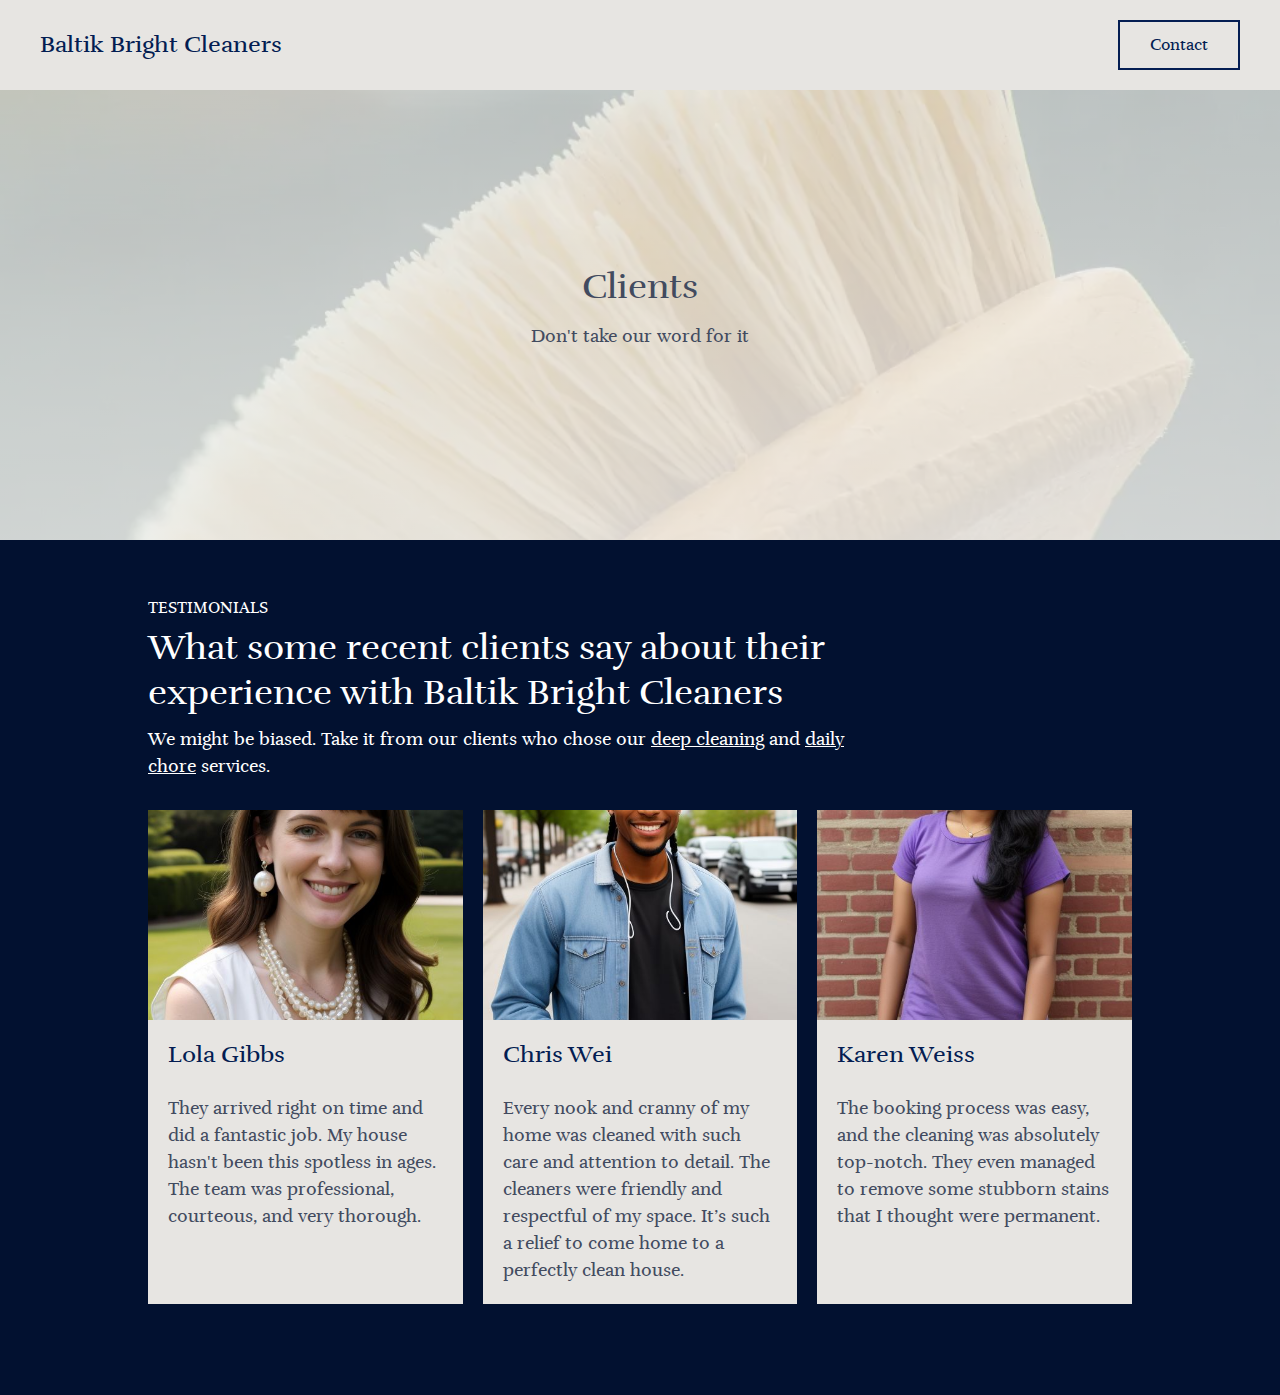
<file: testimonials/index.html>
<!DOCTYPE html>
<html lang="en">
<head>
  <meta http-equiv="Content-Type" content="text/html; charset=UTF-8">
  <meta http-equiv="X-UA-Compatible" content="IE=edge">
  <meta http-equiv="Content-Language" content="en">
  <meta name="viewport" content="width=device-width">
  <meta content="origin-when-cross-origin" name="referrer">

  <script defer src="https://code.jquery.com/jquery-3.7.1.min.js"
    integrity="sha256-/JqT3SQfawRcv/BIHPThkBvs0OEvtFFmqPF/lYI/Cxo=" crossorigin="anonymous"></script>
    <script defer src="../assets/js/site.js"></script>
    <link rel="preload" href="../assets/css/site.css" as="style" />
  <link rel="stylesheet" href="../assets/css/site.css">
  <link rel="icon" href="../assets/favicon.ico" type="image/x-icon" />
  <title>Baltik Bright Cleaners | Customer Reviews</title>
  <meta name="title" content="Baltik Bright Cleaners | Customer Reviews">
</head>
<body class="has-fixed-nav is-banner-in">
  <div id="sb-navigation" class="">
    <section
      class="sb-section sb-section-opt-light option-nav-shadow option-nav-link-hover-minimal option-nav-fixed option-nav-links-display-right optio-button-none"
      style="transform: none; top: 0px;">
      <div class="container-fluid sb-container-fluid sb-container">
        <div class="row sb-row sb-row-opt-padding-top-none sb-row-opt-padding-bottom-none sb-row-opt-center">
          <div class="sb-column col-xs-12 col-sm-12 col-md-12 col-lg-12 col-xl-12 col-xs-offset-0 col-sm-offset-0 col-md-offset-0 col-lg-offset-0 col-xl-offset-0 sb-component-simple-top-nav">
            <div class="sb-column-content ">
              <div class="wrapper sb-top-header items-can-collapse">
                <a class="sb-top-header__brand brand" href="./index" rel="nofollow">Baltik Bright Cleaners</a>
                <button aria-label="Show navigation" class="sb-mobile-nav-btn" id="sb-mobile-nav-btn" type="button">
                  <span class="sb-mobile-nav-btn__line"></span>
                </button>

                <nav aria-label="Main" class="sb-top-header__nav sb-nav">
                  <ul class="sb-nav__list">
                    <li class="sb-nav__item sb-nav__btn  ">
                      <a class=" sb-link sb-button sb-button--nav " href="./contact" target="" rel="nofollow">Contact</a>
                    </li>
                  </ul>
                </nav>
              </div>
            </div>
          </div>
        </div>
      </div>
    </section>
  </div>
  <div id="sb-page-structure">
    <section id="testimonials-hero" class="sb-section sb-section-opt-light has-background option-align-center option-section-hero" style="min-height: 50vh;">
      <div class="sb-background baltik-bg">
      </div>
      <div class="container sb-container-fixed sb-container">
        <div class="row sb-row sb-row-opt-padding-top-large sb-row-opt-padding-bottom-large sb-row-opt-center">
          <div class="sb-column col-xs-12 col-sm-12 col-md-12 col-lg-12 col-xl-12 col-xs-offset-0 col-sm-offset-0 col-md-offset-0 col-lg-offset-0 col-xl-offset-0 sb-component-hero">
            <div class="sb-column-content ">
              <p>
              </p>
              <div class="sb-content sb-hero option-width sb-section-alignable ">
                <div class="sb-hero__content-wrapper">
                  <h1 class="sb-title sb-hero__title aos-init aos-animate">Clients</h1>
                  <div class="sb-subtitle sb-hero__subtitle aos-init aos-animate">Don't take our word for it</div>
                </div>
                <div class="sb-cta-wrapper sb-section-alignable sb-btn-full-width">
                </div>
              </div>
            </div>
          </div>
        </div>
      </div>
    </section>

    <section id="testimonials" class="sb-section sb-section-opt-dark option-grid-items-background-light option-image-padding-none option-align-default option-card-order-image-header-text option-imagesize-lg option-columns-3col option-imagecrop-rectangle-landscape">
      <div class="container sb-container-fixed sb-container">
        <div class="row sb-row sb-row-opt-padding-top-large sb-row-opt-padding-bottom-none sb-row-opt-center">
          <div class="sb-column col-xs-12 col-sm-12 col-md-12 col-lg-12 col-xl-12 col-xs-offset-0 col-sm-offset-0 col-md-offset-0 col-lg-offset-0 col-xl-offset-0 sb-component-section-title">
            <div class="sb-column-content ">
              <div style="display: none;">
              </div>
              <div class="sb-section-title sb-section-alignable option-width aos-init aos-animate">Testimonials</div>
            </div>
          </div>
        </div>

        <div class="row sb-row sb-row-opt-padding-top-none sb-row-opt-padding-bottom-none sb-row-opt-center">
          <div class="sb-column col-xs-12 col-sm-12 col-md-12 col-lg-12 col-xl-12 col-xs-offset-0 col-sm-offset-0 col-md-offset-0 col-lg-offset-0 col-xl-offset-0 sb-component-section-subtitle">
            <div class="sb-column-content ">
              <div class="sb-section-subtitle sb-section-alignable option-width aos-init aos-animate">
                What some recent clients say about their experience
                with Baltik Bright Cleaners
              </div>
            </div>
          </div>
        </div>

        <div class="row sb-row sb-row-opt-padding-top-none sb-row-opt-padding-bottom-small sb-row-opt-center">
          <div class="sb-column col-xs-12 col-sm-12 col-md-12 col-lg-12 col-xl-12 col-xs-offset-0 col-sm-offset-0 col-md-offset-0 col-lg-offset-0 col-xl-offset-0 sb-component-paragraph">
            <div class="sb-column-content ">
              <div class="sb-paragraph option-width sb-section-alignable aos-init aos-animate">
                <p>We might be biased. Take it from our clients who chose our <a href="./index#deep-cleaning">deep cleaning</a> and <a href="./index#daily-chores">daily chore</a> services.</p>
              </div>
              <div class="sb-column-content ">
                <div class="items-grid simple-cards ">
                  <div  class="items-grid__item items-grid__item--bg-light aos-init aos-animate">
                    <blockquote class="items-grid__item-body">
                      <div class="items-grid__item-image">
                        <figure class="option-image lazy" style="background-image: url(&quot;../assets/img/a2217460-3cb4-11e8-9f2d-0242ac11000f-jpg-regular_image.jpeg&quot;);">
                          <img
                            src="../assets/img/a2217460-3cb4-11e8-9f2d-0242ac11000f-jpg-regular_image.jpeg">
                        </figure>
                      </div>


                      <div class="items-grid__description">
                        <p>They arrived right on time and did a fantastic job.
                          My house hasn't been this spotless in ages.
                          The team was professional, courteous, and very thorough.
                        </p>
                      </div>

                      <footer class="simple-cards__headers">

                        <div class="items-grid__header">Lola Gibbs</div>
                        <div class="items-grid__subheader"></div>
                      </footer>
                    </blockquote>
                  </div>

                  <div class="items-grid__item items-grid__item--bg-light aos-init aos-animate">
                    <blockquote class="items-grid__item-body">
                      <div class="items-grid__item-image">
                        <figure class="option-image lazy" style="background-image: url(&quot;../assets/img/91a8a7de-3cb4-11e8-9f2d-0242ac11000f-jpg-regular_image.jpeg&quot;);">
                          <img
                            src="../assets/img/91a8a7de-3cb4-11e8-9f2d-0242ac11000f-jpg-regular_image.jpeg">
                        </figure>
                      </div>


                      <div class="items-grid__description">
                        <p>Every nook and cranny of my home was cleaned with such care and attention to detail.
                          The cleaners were friendly and respectful of my space.
                          It’s such a relief to come home to a perfectly clean house.
                        </p>
                      </div>

                      <footer class="simple-cards__headers">
                        <div class="items-grid__header">Chris Wei</div>
                        <div class="items-grid__subheader"></div>
                      </footer>
                    </blockquote>
                  </div>

                  <div class="items-grid__item items-grid__item--bg-light aos-init aos-animate">
                    <blockquote class="items-grid__item-body">
                      <div class="items-grid__item-image">
                        <figure class="option-image lazy" style="background-image: url(&quot;../assets/img/a19f8d74-3cb4-11e8-9f2d-0242ac11000f-jpg-regular_image.jpeg&quot;);">
                          <img
                            src="../assets/img/a19f8d74-3cb4-11e8-9f2d-0242ac11000f-jpg-regular_image.jpeg">
                        </figure>
                      </div>

                      <div class="items-grid__description">
                        <p>The booking process was easy, and the cleaning was absolutely top-notch. They even managed to remove some stubborn stains that I thought were permanent.</p>
                      </div>

                      <footer class="simple-cards__headers">
                        <div class="items-grid__header">Karen Weiss</div>
                        <div class="items-grid__subheader"></div>
                      </footer>
                    </blockquote>
                  </div>
                </div>
              </div>
            </div>
          </div>
        </div>

        <div class="row sb-row sb-row-opt-padding-top-none sb-row-opt-padding-bottom-small sb-row-opt-center">
          <div class="sb-column col-xs-12 col-sm-12 col-md-12 col-lg-12 col-xl-12 col-xs-offset-0 col-sm-offset-0 col-md-offset-0 col-lg-offset-0 col-xl-offset-0 sb-component-simple-cards">
          </div>
        </div>

        <div class="row sb-row sb-row-opt-padding-top-small sb-row-opt-padding-bottom-large sb-row-opt-center">
          <div class="sb-column col-xs-12 col-sm-12 col-md-12 col-lg-12 col-xl-12 col-xs-offset-0 col-sm-offset-0 col-md-offset-0 col-lg-offset-0 col-xl-offset-0 sb-component-call-to-action">
            <div class="sb-column-content ">
              <p>
              </p>
              <div class="sb-cta-wrapper sb-section-alignable sb-btn-full-width">
              </div>
            </div>
          </div>
        </div>
      </div>
    </section>
  </div>
</body>
</html>
</file>
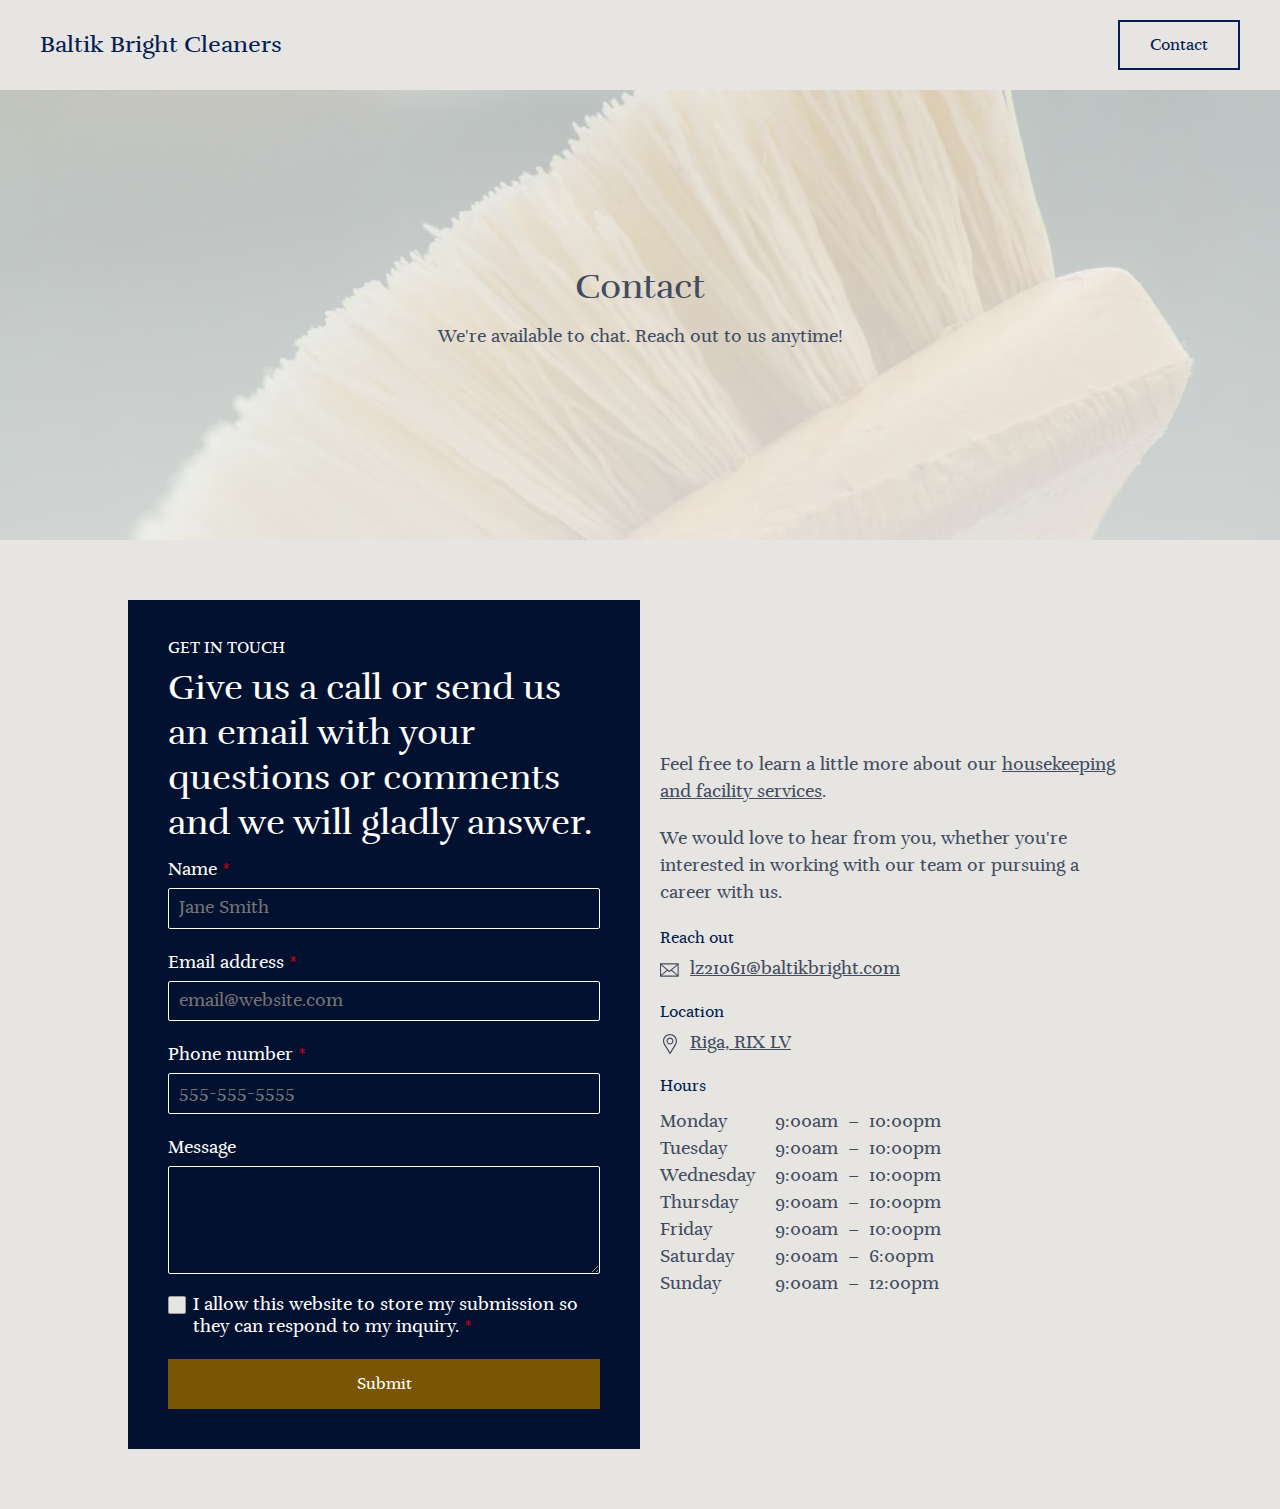
<file: contact.html>
<!DOCTYPE html>
<html lang="en">

<head>
  <meta http-equiv="Content-Type" content="text/html; charset=UTF-8">

  <meta http-equiv="X-UA-Compatible" content="IE=edge">
  <meta http-equiv="Content-Language" content="en">
  <meta name="viewport" content="width=device-width">
  <meta content="origin-when-cross-origin" name="referrer">
  <script defer src="https://code.jquery.com/jquery-3.7.1.min.js"
    integrity="sha256-/JqT3SQfawRcv/BIHPThkBvs0OEvtFFmqPF/lYI/Cxo=" crossorigin="anonymous"></script>
    <script defer src="./assets/js/site.js"></script>
    <link rel="preload" href="./assets/css/site.css" as="style" />
  <link rel="stylesheet" href="./assets/css/site.css">
  <link rel="icon" href="./assets/favicon.ico" type="image/x-icon" />
  <title>Baltik Bright Cleaners | Contact Us</title>
  <meta name="title" content="Baltik Bright Cleaners | Contact Us">
</head>

<body class="has-fixed-nav is-banner-in">
  <div id="sb-navigation" class="">
    <section
      class="sb-section sb-section-opt-light option-nav-shadow option-nav-link-hover-minimal option-nav-fixed option-nav-links-display-right optio-button-none"
      style="transform: none; top: 0px;">

      <div class="container-fluid sb-container-fluid sb-container">
        <div class="row sb-row sb-row-opt-padding-top-none sb-row-opt-padding-bottom-none sb-row-opt-center">
          <div
            class="sb-column col-xs-12 col-sm-12 col-md-12 col-lg-12 col-xl-12 col-xs-offset-0 col-sm-offset-0 col-md-offset-0 col-lg-offset-0 col-xl-offset-0 sb-component-simple-top-nav">
            <div class="sb-column-content ">
              <div class="wrapper sb-top-header items-can-collapse">
                <a class="sb-top-header__brand brand" href="./index" rel="nofollow">Baltik Bright Cleaners</a>
                <button aria-label="Show navigation" class="sb-mobile-nav-btn" id="sb-mobile-nav-btn" type="button">
                  <span class="sb-mobile-nav-btn__line"></span>
                </button>

                <nav aria-label="Main" class="sb-top-header__nav sb-nav">
                  <ul class="sb-nav__list">
                    <li class="sb-nav__item sb-nav__btn  ">
                      <a class=" sb-link sb-button sb-button--nav " href="./contact" target="" rel="nofollow">Contact</a>
                    </li>
                  </ul>
                </nav>
              </div>
            </div>
          </div>
        </div>
      </div>
    </section>
  </div>
  <div id="sb-page-structure">

    <section id="contact-hero"
      class="sb-section sb-section-opt-light has-background option-align-center option-section-hero"
      style="min-height: 50vh;">
      <div class="sb-background baltik-bg">
      </div>
      <div class="container sb-container-fixed sb-container">
        <div class="row sb-row sb-row-opt-padding-top-large sb-row-opt-padding-bottom-large sb-row-opt-center">
          <div
            class="sb-column col-xs-12 col-sm-12 col-md-12 col-lg-12 col-xl-12 col-xs-offset-0 col-sm-offset-0 col-md-offset-0 col-lg-offset-0 col-xl-offset-0 sb-component-hero">
            <div class="sb-column-content ">
              <p></p>
              <div class="sb-content sb-hero option-width sb-section-alignable ">
                <div class="sb-hero__content-wrapper">
                  <h1 class="sb-title sb-hero__title aos-init aos-animate">Contact</h1>
                  <div class="sb-subtitle sb-hero__subtitle aos-init aos-animate">We're available to chat. Reach out to
                    us anytime!</div>
                </div>
                <div class="sb-cta-wrapper sb-section-alignable sb-btn-full-width">
                </div>
              </div>
            </div>
          </div>
        </div>
      </div>
    </section>

    <section id="contact-info-and-form-with-map"
      class="sb-section sb-section-opt-light option-form-hide-placeholder half-width-contact-form option-contact-details-columns-map-top option-align-left appointment-inline-view option-no-map">
      <div class="container sb-container-fixed sb-container">
        <div class="row sb-row sb-row-opt-padding-top-large sb-row-opt-padding-bottom-large sb-row-opt-top">

          <div style="background-color: #021130; padding: 40px;"
            class="sb-column sb-contact col-xs-12 col-sm-12 col-md-12 col-lg-12 col-xl-12 col-xs-offset-0 col-sm-offset-0 col-md-offset-0 col-lg-offset-0 col-xl-offset-0 sb-component-">
            <div class="sb-column-content ">
              <div
                class="row sb-row sb-row-opt-padding-top-none sb-row-opt-padding-bottom-none sb-row-opt-center sb-row-opt-no-component-padding">
                <div
                  class="sb-column col-xs-12 col-sm-12 col-md-12 col-lg-12 col-xl-12 col-xs-offset-0 col-sm-offset-0 col-md-offset-0 col-lg-offset-0 col-xl-offset-0 sb-component-section-title">
                  <div class="sb-column-content option-width-12col">
                    <div style="display: none;">
                    </div>
                    <div class="sb-section-title sb-section-alignable option-width aos-init aos-animate" style="color: white;">Get in touch
                    </div>
                  </div>
                </div>
              </div>

              <div
                class="row sb-row sb-row-opt-padding-top-none sb-row-opt-padding-bottom-none sb-row-opt-center sb-row-opt-no-component-padding">
                <div
                  class="sb-column col-xs-12 col-sm-12 col-md-12 col-lg-12 col-xl-12 col-xs-offset-0 col-sm-offset-0 col-md-offset-0 col-lg-offset-0 col-xl-offset-0 sb-component-section-subtitle">
                  <div class="sb-column-content option-width-12col">
                    <div class="sb-section-subtitle sb-section-alignable option-width aos-init aos-animate" style="color: white;">
                      Give us a call or send us an
                      email with your questions or comments and we will gladly answer.
                    </div>
                  </div>
                </div>
              </div>

              <div
                class="row sb-row sb-row-opt-padding-top-none sb-row-opt-padding-bottom-none sb-row-opt-center sb-row-opt-no-component-padding">
                <div
                  class="sb-column sb-contact col-xs-12 col-sm-12 col-md-12 col-lg-12 col-xl-12 col-xs-offset-0 col-sm-offset-0 col-md-offset-0 col-lg-offset-0 col-xl-offset-0 sb-component-contact-form">
                  <div class="sb-column-content option-width-12col">
                    <p>
                    </p>
                    <div class="sb-contact-form contact-form option-width sb-section-alignable aos-init aos-animate">
                      <form class="form js-form" onsubmit="processForm">
                        <div class="form__group  form__group--required ">
                          <label class="form__label contact-form__label" style="color: white;">Name
                            <span class="form__label-required" title="This field is required">*</span>
                          </label>

                          <input required="" class="form__input contact-form__input" name="name"
                            placeholder="Jane Smith" type="text" value="" style="background-color: #021130; color: #fff; border-color: #fff;">
                        </div>

                        <div class="form__group  form__group--required ">
                          <label class="form__label contact-form__label" style="color: white;">Email address
                            <span class="form__label-required" title="This field is required">*</span>
                          </label>

                          <input required="" class="form__input contact-form__input" name="from_email"
                            placeholder="email@website.com" type="email" value="" style="background-color: #021130; color: #fff; border-color: #fff;">
                        </div>
                        <div class="form__group  form__group--required ">
                          <label class="form__label contact-form__label" style="color: white;">Phone number
                            <span class="form__label-required" title="This field is required">*</span>
                          </label>

                          <input required="" class="form__input contact-form__input" name="from_phone"
                            placeholder="555-555-5555" type="tel" value="" style="background-color: #021130; color: #fff; border-color: #fff;">
                        </div>

                        <div class="form__group   ">
                          <label class="form__label contact-form__label" style="color: white;">Message </label>

                          <textarea class="form__input form__input--textarea contact-form__textarea" name="message"
                            placeholder="" rows="4" style="background-color: #021130; color: #fff; border-color: #fff;"></textarea>
                        </div>

                        <div data-is-required="true" class="form__group form__group--checkbox form__group--required ">
                          <div class="form__checkbox-error" style="color: white;">
                            Please select at least one option.
                          </div>

                          <div class="form__input-checkbox-wrapper">
                            <input class="form__input form__input--checkbox" name="tos" type="checkbox">
                            <label class="form__label contact-form__label " style="color: white;">
                              I allow this website to store my submission so they can respond to my inquiry.
                              <span class="form__label-required" title="This field is required">*</span>
                            </label>
                          </div>
                        </div>

                        <button class="sb-button sb-button--form contact-form__btn" type="submit">Submit</button>
                      </form>
                      <div class="b12-form-error" style="display: none; color: white;">
                        Sorry, we were not able to submit the form at present time. Please try again later.
                      </div>
                    </div>
                  </div>
                </div>
              </div>
            </div>
          </div>

          <div
            class="sb-column sb-contact col-xs-12 col-sm-12 col-md-12 col-lg-12 col-xl-12 col-xs-offset-0 col-sm-offset-0 col-md-offset-0 col-lg-offset-0 col-xl-offset-0 sb-component-">
            <div class="sb-column-content ">
              <div
                class="row sb-row sb-row-opt-padding-top-none sb-row-opt-padding-bottom-none sb-row-opt-center sb-row-opt-no-component-padding">
                <div
                  class="sb-column col-xs-12 col-sm-12 col-md-12 col-lg-12 col-xl-12 col-xs-offset-0 col-sm-offset-0 col-md-offset-0 col-lg-offset-0 col-xl-offset-0 sb-component-paragraph">
                  <div class="sb-column-content option-width-12col">
                    <div class="sb-paragraph option-width sb-section-alignable aos-init aos-animate">
                      <p>
                        Feel free to learn a little more about our <a href="./index#daily-chores">housekeeping and facility services</a>.
                      </p>
                      <p>
                        We would love to hear from you, whether you're interested in working with our team or pursuing a
                        career with us.</p>
                    </div>
                  </div>
                </div>
              </div>

              <div class="row sb-row sb-row-opt-padding-top-none sb-row-opt-padding-bottom-none sb-row-opt-center sb-row-opt-no-component-padding">
                <div class="sb-column col-xs-12 col-sm-12 col-md-12 col-lg-12 col-xl-12 col-xs-offset-0 col-sm-offset-0 col-md-offset-0 col-lg-offset-0 col-xl-offset-0 sb-component-contact-details">
                  <div class="sb-column-content ">
                    <p>
                    </p>
                    <div class="contact-details vcard sb-section-alignable aos-init aos-animate">
                      <div class="contact-details__row contact-details__contact">
                        <div class="h3 contact-details__title">Reach out</div>
                        <div class="contact-details__email">
                          <svg height="8px" version="1.1" viewBox="0 0 12 8" width="12px"
                            xmlns="http://www.w3.org/2000/svg">
                            <path
                              d="M0 8h11.2V0H0v8zm5.6-2.673l1.095-.914 3.522 2.947H.983l3.522-2.947 1.095.914zm1.594-1.33l3.366-2.81v5.626L7.194 3.996zM5.6 4.492L.985.64h9.23L5.6 4.493zm-1.594-.497L.64 6.813V1.186l3.366 2.81z"
                              fill-rule="nonzero" stroke="none" stroke-width="1"></path>
                          </svg>
                          <a aria-label="Email" class="email"
                            href="mailto:lz21061@baltikbright.com">lz21061@baltikbright.com</a>
                        </div>
                      </div>

                      <div class="contact-details__row contact-details__location">
                        <div class="h3 contact-details__title">Location</div>
                        <p class="adr contact-details__address">
                          <svg viewBox="0 0 512 512" xmlns="http://www.w3.org/2000/svg">
                            <path
                              d="M256 0C156.748 0 76 80.748 76 180c0 33.534 9.289 66.26 26.869 94.652l142.885 230.257A15 15 0 00258.499 512h.119a14.997 14.997 0 0012.75-7.292L410.611 272.22C427.221 244.428 436 212.539 436 180 436 80.748 355.252 0 256 0zm128.866 256.818L258.272 468.186l-129.905-209.34C113.734 235.214 105.8 207.95 105.8 180c0-82.71 67.49-150.2 150.2-150.2S406.1 97.29 406.1 180c0 27.121-7.411 53.688-21.234 76.818z">
                            </path>
                            <path
                              d="M256 90c-49.626 0-90 40.374-90 90 0 49.309 39.717 90 90 90 50.903 0 90-41.233 90-90 0-49.626-40.374-90-90-90zm0 150.2c-33.257 0-60.2-27.033-60.2-60.2 0-33.084 27.116-60.2 60.2-60.2s60.1 27.116 60.1 60.2c0 32.683-26.316 60.2-60.1 60.2z">
                            </path>
                          </svg>
                          <a aria-label="Location"
                            href="https://www.google.com/maps/place/+Riga+RIX+LV" rel="noopener noreferrer"
                            target="_blank">
                            <span>Riga, RIX LV</span>
                          </a>
                        </p>
                      </div>

                      <div class="contact-details__row contact-details__hours sb-hours-wrapper">
                        <div class="h3 contact-details__title">Hours</div>
                        <ol aria-label="Working hours" class="hours-list">

                          <li class="hours-list__item">
                            <div class="hours-list__day">Mon<span
                                class="hidden-xs-down hidden-sm-down hidden-md-down">day</span></div>
                            <div class="hours-list__from">9:00am</div>
                            <div class="hours-list__dash">–</div>
                            <div class="hours-list__to">10:00pm</div>
                          </li>

                          <li class="hours-list__item">
                            <div class="hours-list__day">Tue<span
                                class="hidden-xs-down hidden-sm-down hidden-md-down">sday</span></div>
                            <div class="hours-list__from">9:00am</div>
                            <div class="hours-list__dash">–</div>
                            <div class="hours-list__to">10:00pm</div>
                          </li>

                          <li class="hours-list__item">
                            <div class="hours-list__day">Wed<span
                                class="hidden-xs-down hidden-sm-down hidden-md-down">nesday</span></div>
                            <div class="hours-list__from">9:00am</div>
                            <div class="hours-list__dash">–</div>
                            <div class="hours-list__to">10:00pm</div>
                          </li>

                          <li class="hours-list__item">
                            <div class="hours-list__day">Thu<span
                                class="hidden-xs-down hidden-sm-down hidden-md-down">rsday</span></div>
                            <div class="hours-list__from">9:00am</div>
                            <div class="hours-list__dash">–</div>
                            <div class="hours-list__to">10:00pm</div>
                          </li>

                          <li class="hours-list__item">
                            <div class="hours-list__day">Fri<span
                                class="hidden-xs-down hidden-sm-down hidden-md-down">day</span></div>
                            <div class="hours-list__from">9:00am</div>
                            <div class="hours-list__dash">–</div>
                            <div class="hours-list__to">10:00pm</div>
                          </li>

                          <li class="hours-list__item">
                            <div class="hours-list__day">Sat<span
                                class="hidden-xs-down hidden-sm-down hidden-md-down">urday</span></div>
                            <div class="hours-list__from">9:00am</div>
                            <div class="hours-list__dash">–</div>
                            <div class="hours-list__to">6:00pm</div>
                          </li>

                          <li class="hours-list__item">
                            <div class="hours-list__day">Sun<span
                                class="hidden-xs-down hidden-sm-down hidden-md-down">day</span></div>
                            <div class="hours-list__from">9:00am</div>
                            <div class="hours-list__dash">–</div>
                            <div class="hours-list__to">12:00pm</div>
                          </li>
                        </ol>
                      </div>
                    </div>
                  </div>
                </div>
              </div>
            </div>
          </div>
        </div>
      </div>
    </section>
  </div>
</body>

</html>
</file>
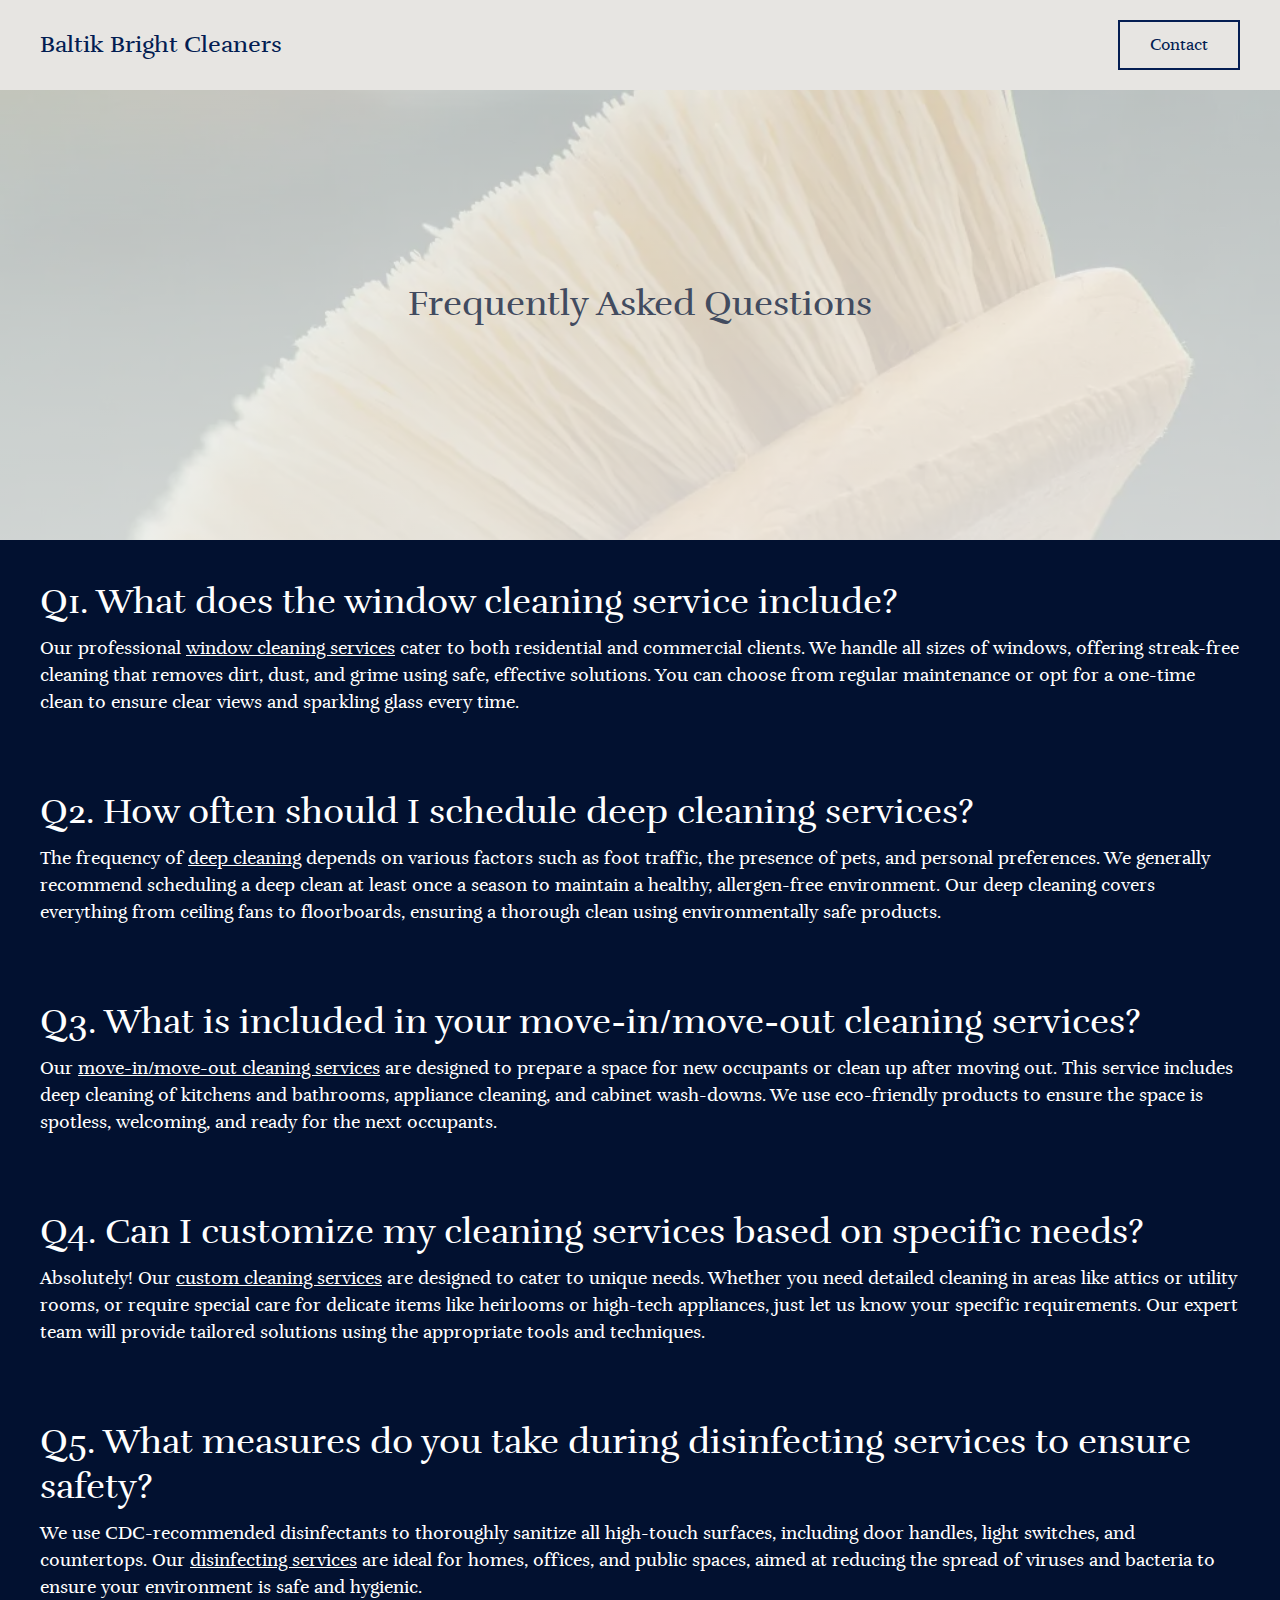
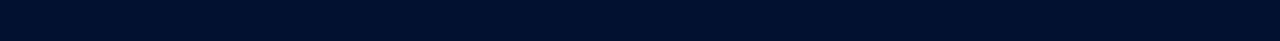
<file: faq.html>
<!DOCTYPE html>
<html lang="en">

<head>
  <meta http-equiv="Content-Type" content="text/html; charset=UTF-8">
  <meta http-equiv="X-UA-Compatible" content="IE=edge">
  <meta http-equiv="Content-Language" content="en">
  <meta name="viewport" content="width=device-width">
  <meta content="origin-when-cross-origin" name="referrer">
  <script defer src="https://code.jquery.com/jquery-3.7.1.min.js"
    integrity="sha256-/JqT3SQfawRcv/BIHPThkBvs0OEvtFFmqPF/lYI/Cxo=" crossorigin="anonymous"></script>
    <script defer src="./assets/js/site.js"></script>
    <link rel="preload" href="./assets/css/site.css" as="style" />
    <link rel="stylesheet" href="./assets/css/site.css">
    <link rel="icon" href="./assets/favicon.ico" type="image/x-icon" />
  <title>Baltik Bright Cleaners | Frequently Asked Questions</title>
  <meta name="title" content="Baltik Bright Cleaners | About Us">
</head>

<body class="has-fixed-nav is-banner-in">
  <div id="sb-navigation" class="">
    <section
      class="sb-section sb-section-opt-light option-nav-shadow option-nav-link-hover-minimal option-nav-fixed option-nav-links-display-right optio-button-none"
      style="transform: none; top: 0px;">

      <div class="container-fluid sb-container-fluid sb-container">
        <div class="row sb-row sb-row-opt-padding-top-none sb-row-opt-padding-bottom-none sb-row-opt-center">
          <div
            class="sb-column col-xs-12 col-sm-12 col-md-12 col-lg-12 col-xl-12 col-xs-offset-0 col-sm-offset-0 col-md-offset-0 col-lg-offset-0 col-xl-offset-0 sb-component-simple-top-nav">
            <div class="sb-column-content ">
              <div class="wrapper sb-top-header items-can-collapse">
                <a class="sb-top-header__brand brand" href="./index" rel="nofollow">Baltik Bright Cleaners</a>
                <button aria-label="Show navigation" class="sb-mobile-nav-btn" id="sb-mobile-nav-btn" type="button">
                  <span class="sb-mobile-nav-btn__line"></span>
                </button>

                <nav aria-label="Main" class="sb-top-header__nav sb-nav">
                  <ul class="sb-nav__list">
                    <li class="sb-nav__item sb-nav__btn  ">
                      <a class=" sb-link sb-button sb-button--nav " href="./contact" target="" rel="nofollow">Contact</a>
                    </li>
                  </ul>
                </nav>
              </div>
            </div>
          </div>
        </div>
      </div>
    </section>
  </div>
  <div id="sb-page-structure">
    <section id="about-hero"
      class="sb-section sb-section-opt-light has-background option-section-hero option-align-center"
      style="min-height: 50vh;">
      <div class="sb-background baltik-bg">
      </div>
      <div class="container sb-container-fixed sb-container">
        <div class="row sb-row sb-row-opt-padding-top-large sb-row-opt-padding-bottom-large sb-row-opt-center">
          <div
            class="sb-column col-xs-12 col-sm-12 col-md-12 col-lg-12 col-xl-12 col-xs-offset-0 col-sm-offset-0 col-md-offset-0 col-lg-offset-0 col-xl-offset-0 sb-component-hero">
            <div class="sb-column-content ">
              <p>
              </p>
              <div class="sb-content sb-hero option-width sb-section-alignable ">
                <div class="sb-hero__content-wrapper">
                  <h1 class="sb-title sb-hero__title aos-init aos-animate">Frequently Asked Questions</h1>
                  <div class="sb-subtitle sb-hero__subtitle aos-init aos-animate"></div>
                </div>
                <div class="sb-cta-wrapper sb-section-alignable sb-btn-full-width">
                </div>
              </div>
            </div>
          </div>
        </div>
      </div>
    </section>

    <section id="about"
      class="sb-section sb-section-opt-dark option-align-left option-section-background-hide sb-split-text-image-section option-image-width-6col option-width-12col"
      style="min-height: 100vh;">
      <div class="container-fluid sb-container-fluid sb-container">
        <div class="row sb-row sb-row-opt-padding-top-none sb-row-opt-padding-bottom-none sb-row-opt-center">
          <div
            class="sb-column col-xs-12 col-sm-12 col-md-12 col-lg-12 col-xl-12 col-xs-offset-0 col-sm-offset-0 col-md-offset-0 col-lg-offset-0 col-xl-offset-0 sb-component-split-text-image">
            <div class="sb-column-content ">
              <p>
              </p>
              <div class="sb-split-text-image">
                <div class="sb-split-text-image__content">
                  <div class="sb-split-text-image__body option-width sb-section-alignable">
                    <div class="sb-subtitle sb-split-text-image__content-subtitle">
                      Q1. What does the window cleaning service include?
                    </div>
                    <div class="sb-split-text-image__content-paragraph">
                      <p>Our professional <a href="./index#window-cleaning">window cleaning services</a> cater to both residential and commercial clients. We handle all sizes of windows, offering streak-free cleaning that removes dirt, dust, and grime using safe, effective solutions. You can choose from regular maintenance or opt for a one-time clean to ensure clear views and sparkling glass every time.</p>
                    </div>
                    <br><br>
                    <div class="sb-subtitle sb-split-text-image__content-subtitle">
                      Q2. How often should I schedule deep cleaning services?
                    </div>
                    <div class="sb-split-text-image__content-paragraph">
                      <p>The frequency of <a href="./index#deep-cleaning">deep cleaning</a> depends on various factors such as foot traffic, the presence of pets, and personal preferences. We generally recommend scheduling a deep clean at least once a season to maintain a healthy, allergen-free environment. Our deep cleaning covers everything from ceiling fans to floorboards, ensuring a thorough clean using environmentally safe products.</p>
                    </div>
                    <br><br>
                    <div class="sb-subtitle sb-split-text-image__content-subtitle">
                      Q3. What is included in your move-in/move-out cleaning services?
                    </div>
                    <div class="sb-split-text-image__content-paragraph">
                      <p>Our <a href="./index#move-cleaning">move-in/move-out cleaning services</a> are designed to prepare a space for new occupants or clean up after moving out. This service includes deep cleaning of kitchens and bathrooms, appliance cleaning, and cabinet wash-downs. We use eco-friendly products to ensure the space is spotless, welcoming, and ready for the next occupants.</p>
                    </div>
                    <br><br>
                    <div class="sb-subtitle sb-split-text-image__content-subtitle">
                      Q4. Can I customize my cleaning services based on specific needs?
                    </div>
                    <div class="sb-split-text-image__content-paragraph">
                      <p>Absolutely! Our <a href="./index#custom-cleaning">custom cleaning services</a> are designed to cater to unique needs. Whether you need detailed cleaning in areas like attics or utility rooms, or require special care for delicate items like heirlooms or high-tech appliances, just let us know your specific requirements. Our expert team will provide tailored solutions using the appropriate tools and techniques.</p>
                    </div>
                    <br><br>
                    <div class="sb-subtitle sb-split-text-image__content-subtitle">
                      Q5. What measures do you take during disinfecting services to ensure safety?
                    </div>
                    <div class="sb-split-text-image__content-paragraph">
                      <p>We use CDC-recommended disinfectants to thoroughly sanitize all high-touch surfaces, including door handles, light switches, and countertops. Our <a href="./index#disinfecting-services">disinfecting services</a> are ideal for homes, offices, and public spaces, aimed at reducing the spread of viruses and bacteria to ensure your environment is safe and hygienic.</p>
                    </div>
                  </div>
                </div>
              </div>
            </div>
          </div>
        </div>
      </div>
    </section>
  </div>
</body>

</html>
</file>
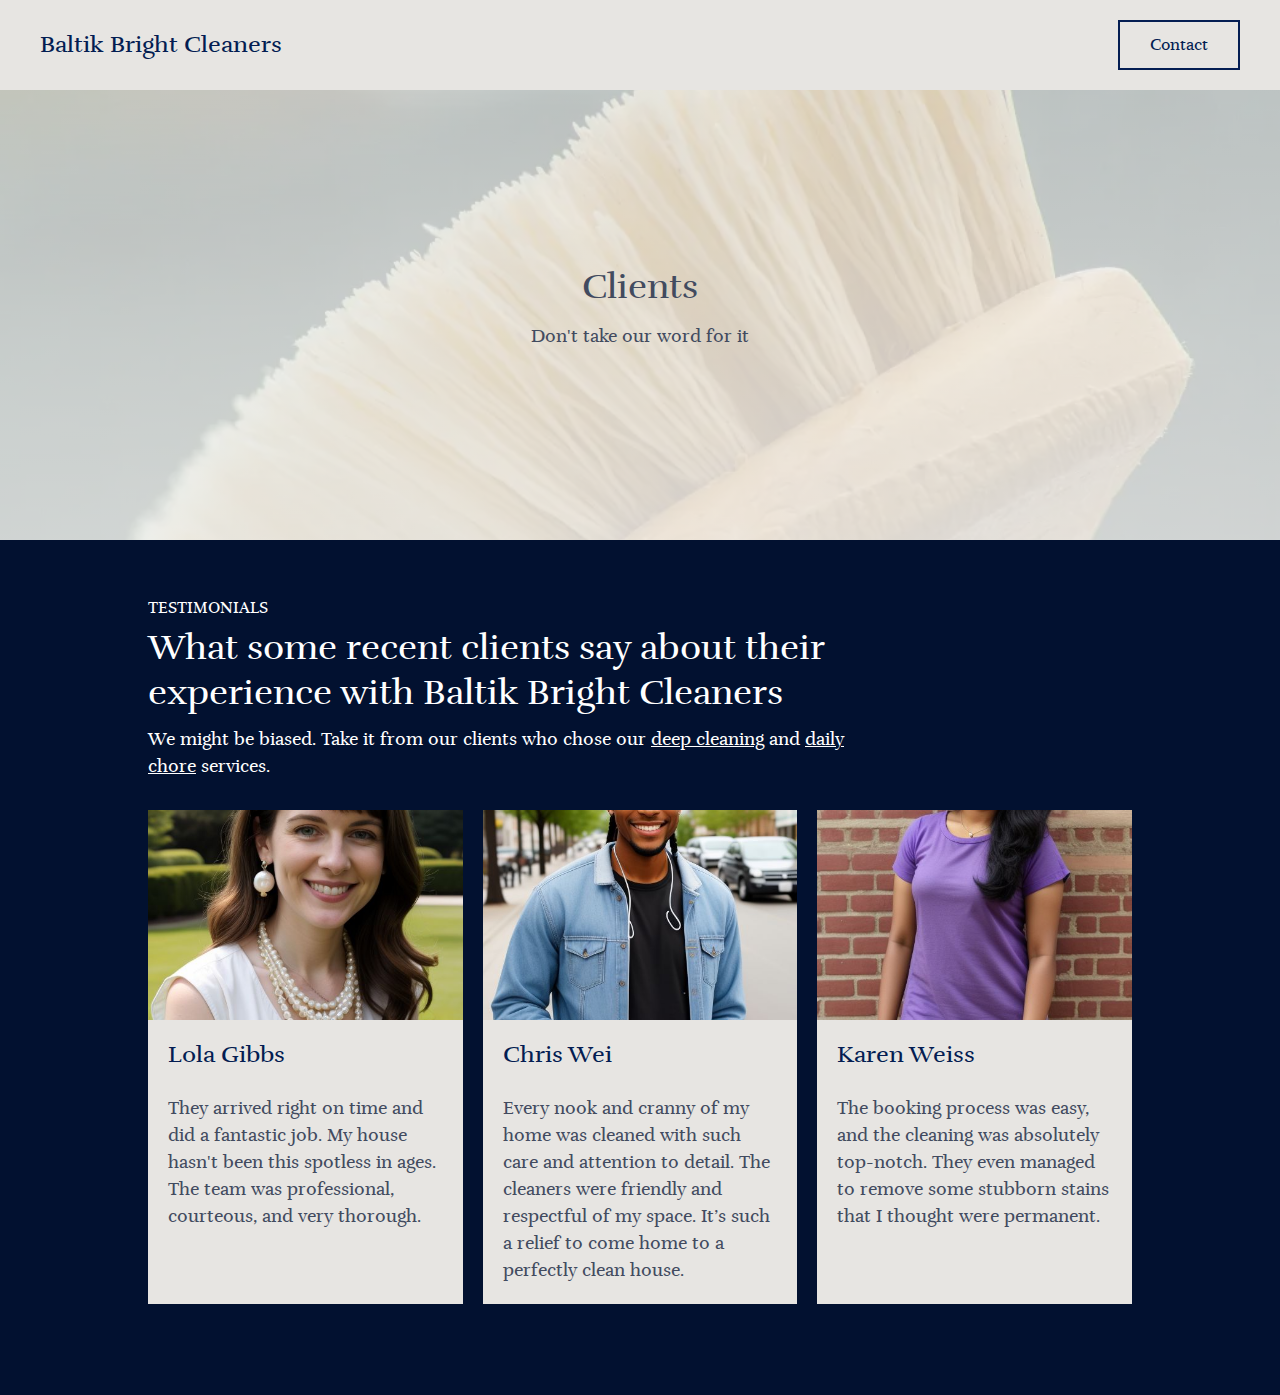
<file: testimonials.html>
<!DOCTYPE html>
<html lang="en">
<head>
  <meta http-equiv="Content-Type" content="text/html; charset=UTF-8">
  <meta http-equiv="X-UA-Compatible" content="IE=edge">
  <meta http-equiv="Content-Language" content="en">
  <meta name="viewport" content="width=device-width">
  <meta content="origin-when-cross-origin" name="referrer">

  <script defer src="https://code.jquery.com/jquery-3.7.1.min.js"
    integrity="sha256-/JqT3SQfawRcv/BIHPThkBvs0OEvtFFmqPF/lYI/Cxo=" crossorigin="anonymous"></script>
    <script defer src="./assets/js/site.js"></script>
    <link rel="preload" href="./assets/css/site.css" as="style" />
  <link rel="stylesheet" href="./assets/css/site.css">
  <link rel="icon" href="./assets/favicon.ico" type="image/x-icon" />
  <title>Baltik Bright Cleaners | Customer Reviews</title>
  <meta name="title" content="Baltik Bright Cleaners | Customer Reviews">
</head>
<body class="has-fixed-nav is-banner-in">
  <div id="sb-navigation" class="">
    <section
      class="sb-section sb-section-opt-light option-nav-shadow option-nav-link-hover-minimal option-nav-fixed option-nav-links-display-right optio-button-none"
      style="transform: none; top: 0px;">
      <div class="container-fluid sb-container-fluid sb-container">
        <div class="row sb-row sb-row-opt-padding-top-none sb-row-opt-padding-bottom-none sb-row-opt-center">
          <div class="sb-column col-xs-12 col-sm-12 col-md-12 col-lg-12 col-xl-12 col-xs-offset-0 col-sm-offset-0 col-md-offset-0 col-lg-offset-0 col-xl-offset-0 sb-component-simple-top-nav">
            <div class="sb-column-content ">
              <div class="wrapper sb-top-header items-can-collapse">
                <a class="sb-top-header__brand brand" href="./index" rel="nofollow">Baltik Bright Cleaners</a>
                <button aria-label="Show navigation" class="sb-mobile-nav-btn" id="sb-mobile-nav-btn" type="button">
                  <span class="sb-mobile-nav-btn__line"></span>
                </button>

                <nav aria-label="Main" class="sb-top-header__nav sb-nav">
                  <ul class="sb-nav__list">
                    <li class="sb-nav__item sb-nav__btn  ">
                      <a class=" sb-link sb-button sb-button--nav " href="./contact" target="" rel="nofollow">Contact</a>
                    </li>
                  </ul>
                </nav>
              </div>
            </div>
          </div>
        </div>
      </div>
    </section>
  </div>
  <div id="sb-page-structure">
    <section id="testimonials-hero" class="sb-section sb-section-opt-light has-background option-align-center option-section-hero" style="min-height: 50vh;">
      <div class="sb-background baltik-bg">
      </div>
      <div class="container sb-container-fixed sb-container">
        <div class="row sb-row sb-row-opt-padding-top-large sb-row-opt-padding-bottom-large sb-row-opt-center">
          <div class="sb-column col-xs-12 col-sm-12 col-md-12 col-lg-12 col-xl-12 col-xs-offset-0 col-sm-offset-0 col-md-offset-0 col-lg-offset-0 col-xl-offset-0 sb-component-hero">
            <div class="sb-column-content ">
              <p>
              </p>
              <div class="sb-content sb-hero option-width sb-section-alignable ">
                <div class="sb-hero__content-wrapper">
                  <h1 class="sb-title sb-hero__title aos-init aos-animate">Clients</h1>
                  <div class="sb-subtitle sb-hero__subtitle aos-init aos-animate">Don't take our word for it</div>
                </div>
                <div class="sb-cta-wrapper sb-section-alignable sb-btn-full-width">
                </div>
              </div>
            </div>
          </div>
        </div>
      </div>
    </section>

    <section id="testimonials" class="sb-section sb-section-opt-dark option-grid-items-background-light option-image-padding-none option-align-default option-card-order-image-header-text option-imagesize-lg option-columns-3col option-imagecrop-rectangle-landscape">
      <div class="container sb-container-fixed sb-container">
        <div class="row sb-row sb-row-opt-padding-top-large sb-row-opt-padding-bottom-none sb-row-opt-center">
          <div class="sb-column col-xs-12 col-sm-12 col-md-12 col-lg-12 col-xl-12 col-xs-offset-0 col-sm-offset-0 col-md-offset-0 col-lg-offset-0 col-xl-offset-0 sb-component-section-title">
            <div class="sb-column-content ">
              <div style="display: none;">
              </div>
              <div class="sb-section-title sb-section-alignable option-width aos-init aos-animate">Testimonials</div>
            </div>
          </div>
        </div>

        <div class="row sb-row sb-row-opt-padding-top-none sb-row-opt-padding-bottom-none sb-row-opt-center">
          <div class="sb-column col-xs-12 col-sm-12 col-md-12 col-lg-12 col-xl-12 col-xs-offset-0 col-sm-offset-0 col-md-offset-0 col-lg-offset-0 col-xl-offset-0 sb-component-section-subtitle">
            <div class="sb-column-content ">
              <div class="sb-section-subtitle sb-section-alignable option-width aos-init aos-animate">
                What some recent clients say about their experience
                with Baltik Bright Cleaners
              </div>
            </div>
          </div>
        </div>

        <div class="row sb-row sb-row-opt-padding-top-none sb-row-opt-padding-bottom-small sb-row-opt-center">
          <div class="sb-column col-xs-12 col-sm-12 col-md-12 col-lg-12 col-xl-12 col-xs-offset-0 col-sm-offset-0 col-md-offset-0 col-lg-offset-0 col-xl-offset-0 sb-component-paragraph">
            <div class="sb-column-content ">
              <div class="sb-paragraph option-width sb-section-alignable aos-init aos-animate">
                <p>We might be biased. Take it from our clients who chose our <a href="./index#deep-cleaning">deep cleaning</a> and <a href="./index#daily-chores">daily chore</a> services.</p>
              </div>
              <div class="sb-column-content ">
                <div class="items-grid simple-cards ">
                  <div  class="items-grid__item items-grid__item--bg-light aos-init aos-animate">
                    <blockquote class="items-grid__item-body">
                      <div class="items-grid__item-image">
                        <figure class="option-image lazy" style="background-image: url(&quot;./assets/img/a2217460-3cb4-11e8-9f2d-0242ac11000f-jpg-regular_image.jpeg&quot;);">
                          <img
                            src="./assets/img/a2217460-3cb4-11e8-9f2d-0242ac11000f-jpg-regular_image.jpeg">
                        </figure>
                      </div>


                      <div class="items-grid__description">
                        <p>They arrived right on time and did a fantastic job.
                          My house hasn't been this spotless in ages.
                          The team was professional, courteous, and very thorough.
                        </p>
                      </div>

                      <footer class="simple-cards__headers">

                        <div class="items-grid__header">Lola Gibbs</div>
                        <div class="items-grid__subheader"></div>
                      </footer>
                    </blockquote>
                  </div>

                  <div class="items-grid__item items-grid__item--bg-light aos-init aos-animate">
                    <blockquote class="items-grid__item-body">
                      <div class="items-grid__item-image">
                        <figure class="option-image lazy" style="background-image: url(&quot;./assets/img/91a8a7de-3cb4-11e8-9f2d-0242ac11000f-jpg-regular_image.jpeg&quot;);">
                          <img
                            src="./assets/img/91a8a7de-3cb4-11e8-9f2d-0242ac11000f-jpg-regular_image.jpeg">
                        </figure>
                      </div>


                      <div class="items-grid__description">
                        <p>Every nook and cranny of my home was cleaned with such care and attention to detail.
                          The cleaners were friendly and respectful of my space.
                          It’s such a relief to come home to a perfectly clean house.
                        </p>
                      </div>

                      <footer class="simple-cards__headers">
                        <div class="items-grid__header">Chris Wei</div>
                        <div class="items-grid__subheader"></div>
                      </footer>
                    </blockquote>
                  </div>

                  <div class="items-grid__item items-grid__item--bg-light aos-init aos-animate">
                    <blockquote class="items-grid__item-body">
                      <div class="items-grid__item-image">
                        <figure class="option-image lazy" style="background-image: url(&quot;./assets/img/a19f8d74-3cb4-11e8-9f2d-0242ac11000f-jpg-regular_image.jpeg&quot;);">
                          <img
                            src="./assets/img/a19f8d74-3cb4-11e8-9f2d-0242ac11000f-jpg-regular_image.jpeg">
                        </figure>
                      </div>

                      <div class="items-grid__description">
                        <p>The booking process was easy, and the cleaning was absolutely top-notch. They even managed to remove some stubborn stains that I thought were permanent.</p>
                      </div>

                      <footer class="simple-cards__headers">
                        <div class="items-grid__header">Karen Weiss</div>
                        <div class="items-grid__subheader"></div>
                      </footer>
                    </blockquote>
                  </div>
                </div>
              </div>
            </div>
          </div>
        </div>

        <div class="row sb-row sb-row-opt-padding-top-none sb-row-opt-padding-bottom-small sb-row-opt-center">
          <div class="sb-column col-xs-12 col-sm-12 col-md-12 col-lg-12 col-xl-12 col-xs-offset-0 col-sm-offset-0 col-md-offset-0 col-lg-offset-0 col-xl-offset-0 sb-component-simple-cards">
          </div>
        </div>

        <div class="row sb-row sb-row-opt-padding-top-small sb-row-opt-padding-bottom-large sb-row-opt-center">
          <div class="sb-column col-xs-12 col-sm-12 col-md-12 col-lg-12 col-xl-12 col-xs-offset-0 col-sm-offset-0 col-md-offset-0 col-lg-offset-0 col-xl-offset-0 sb-component-call-to-action">
            <div class="sb-column-content ">
              <p>
              </p>
              <div class="sb-cta-wrapper sb-section-alignable sb-btn-full-width">
              </div>
            </div>
          </div>
        </div>
      </div>
    </section>
  </div>
</body>
</html>
</file>
<file: assets/css/site.css>
.testing {
    order: 5;
margin-top: 120px;
    margin-bottom: 20px;
    flex-grow: 1;
    display: flex;
    background-repeat: no-repeat;
    width: 100%;
    position: relative;
display: block;
    overflow: hidden;
margin: 0;
box-sizing: inherit;
    background-size: cover;
    background-position: center;
    margin-block-start: 1em;
    margin-block-end: 1em;
    margin-inline-start: 40px;
    margin-inline-end: 40px;
    unicode-bidi: isolate;
text-align: center;
    line-height: 1.5;
        padding-top: 10%;
display: block;
    content: '';

}

.option-image-padding-none[class*=option-grid-items-background] .items-grid__item-image .option-image,.option-imagecrop-rectangle-landscape .option-image,.option-imagecrop-rectangle-landscape-half .option-image,.option-imagesize-lg .option-image,.sb-row{width:100%}.form__label:hover,button{cursor:pointer}.option-image,.sb-background{background-size:cover;background-position:center}.option-image,svg:not(:root){overflow:hidden}@font-face{font-family:Rufina;font-weight:400 700;font-display:swap;src:url("../fonts/rufina-regular-webfont.woff2") format("woff2"),url("../fonts/rufina-bold-webfont.woff2") format("woff2")}@media (min-width:375px){.baltik-bg{background-image:linear-gradient(0deg,rgba(255,255,255,.8),rgba(255,255,255,.7)),url("../img/brush-375.webp")}.baltik-bg-option{background-image:url("../img/brush-375.webp")}}@media (min-width:640px){.baltik-bg{background-image:linear-gradient(0deg,rgba(255,255,255,.8),rgba(255,255,255,.7)),url("../img/brush-640.webp")}.baltik-bg-option{background-image:url("../img/brush-375.webp")}}@media (min-width:768px){.baltik-bg{background-image:linear-gradient(0deg,rgba(255,255,255,.8),rgba(255,255,255,.7)),url("../img/brush-768.webp")}.baltik-bg-option{background-image:url("../img/brush-640.webp")}}@media (min-width:1024px){.baltik-bg{background-image:linear-gradient(0deg,rgba(255,255,255,.8),rgba(255,255,255,.7)),url("../img/brush-1024.webp")}.baltik-bg-option{background-image:url("../img/brush-768.webp")}}@media (min-width:1366px){.baltik-bg{background-image:linear-gradient(0deg,rgba(255,255,255,.8),rgba(255,255,255,.7)),url("../img/brush-1366.webp")}.baltik-bg-option{background-image:url("../img/brush-1024.webp")}}@media (min-width:1600px){.baltik-bg{background-image:linear-gradient(0deg,rgba(255,255,255,.8),rgba(255,255,255,.7)),url("../img/brush-1600.webp")}.baltik-bg-option{background-image:url("../img/brush-1600.webp")}}@media (min-width:1920px){.baltik-bg{background-image:linear-gradient(0deg,rgba(255,255,255,.8),rgba(255,255,255,.7)),url("../img/brush-1920.webp")}.baltik-bg-option{background-image:url("../img/brush-1920.webp")}}.hours-list,.sb-nav__list{list-style-type:none}.sb-row.sb-row-opt-no-component-padding .sb-column{padding:0}.option-image-padding-none[class*=option-grid-items-background] .items-grid__item-image{margin:-20px -20px 20px}.option-image-padding-none[class*=option-grid-items-background] .items-grid__item-image .option-image::after,.option-imagecrop-rectangle-landscape .option-image::after{padding-top:66.66%}.items-grid__subheader{font-size:1.125rem;font-style:normal;font-family:Rufina, Arial, sans-serif, Arial, sans-serif;font-weight:400;line-height:1.5;letter-spacing:0;text-transform:none}.sb-section-opt-dark .items-grid__item--bg-light .items-grid__description,.sb-section-opt-dark .items-grid__item--bg-light .items-grid__description p,.sb-section-opt-dark .items-grid__item--bg-light .items-grid__subheader,.sb-section-opt-light a,.sb-section-opt-light a:link,.sb-section-opt-light a:visited,.sb-section-opt-light div,.sb-section-opt-light h1,.sb-section-opt-light h2,.sb-section-opt-light input,.sb-section-opt-light p,.sb-section-opt-light span,div,h1,h2,input,p,span{color:#424b5f}.sb-section-opt-dark .items-grid__subheader,.sb-section-opt-dark a,.sb-section-opt-dark a:link,.sb-section-opt-dark a:visited,.sb-section-opt-dark div,.sb-section-opt-dark h2,.sb-section-opt-dark p,.sb-section-opt-dark span{color:#fff}.items-grid__item--bg-light .items-grid__item-body{padding:20px;height:100%}.sb-section-opt-dark .items-grid__item--bg-light .items-grid__item-body,.sb-section-opt-light{background-color:#e7e5e2}.sb-section-opt-dark .items-grid__item--bg-light .items-grid__header,.sb-section-opt-light .brand,.sb-section-opt-light .brand:link,.sb-section-opt-light .brand:visited{color:#041d52}.simple-cards .items-grid__item{display:flex}.simple-cards .items-grid__item-body{border:0;text-align:center;margin:0;padding:20px;display:flex;flex-direction:column;flex:1}.option-align-default .simple-cards .items-grid__item-body{text-align:left}.simple-cards .items-grid__item-image{order:1;margin:0 0 20px}.simple-cards .items-grid__item-image .option-image{margin-left:auto;margin-right:auto}.col-xs-offset-0,.option-align-default .simple-cards .items-grid__item-image .option-image{margin-left:0}.simple-cards .items-grid__description{margin:0 0 20px;width:100%;order:2}.simple-cards__headers .items-grid__header,body,figure{margin:0}.simple-cards__headers{order:3}ol,ul{margin-bottom:1rem}.simple-cards__headers .items-grid__subheader{margin:5px 0 0}.option-card-order-image-header-text .simple-cards .items-grid__item-image{order:1;margin-bottom:20px}.option-card-order-image-header-text .simple-cards .items-grid__description{order:3;margin-bottom:0}.option-card-order-image-header-text .simple-cards .simple-cards__headers{order:2;margin-bottom:20px}/*! normalize.css v3.0.3 | MIT License | github.com/necolas/normalize.css */html{font-family:sans-serif;-ms-text-size-adjust:100%;-webkit-text-size-adjust:100%}figure,footer,nav,section{display:block}a{background-color:transparent}.sb-mobile-nav-btn,.sb-mobile-nav-btn:focus,a:active,a:hover{outline:0}h1{font-size:2em;margin:.67em 0}.contact-form__label:first-of-type,h1,h2,ol,p,ul{margin-top:0}h1,h2,label{margin-bottom:.5rem}img{border:0;vertical-align:middle}button,input,textarea{color:inherit;font:inherit}a,a:link,a:visited,body{font-style:normal;font-family:Rufina, Arial, sans-serif;font-weight:400;letter-spacing:0;text-transform:none}button{overflow:visible;text-transform:none;-webkit-appearance:button}button::-moz-focus-inner,input::-moz-focus-inner{border:0;padding:0}input{line-height:normal}input[type=checkbox]{box-sizing:border-box;padding:0}textarea{overflow:auto;resize:vertical}@media print{*,::after,::before{text-shadow:none!important;box-shadow:none!important}a,a:visited{text-decoration:underline}img{page-break-inside:avoid;max-width:100%!important}h2,p{orphans:3;widows:3}h2{page-break-after:avoid}}html{box-sizing:border-box;-webkit-tap-highlight-color:transparent;font-size:16px}.form__label,a,a:link,a:visited,body{font-size:1.125rem}*,::after,::before{box-sizing:inherit}@-moz-viewport{width:device-width}@-ms-viewport{width:device-width}@-o-viewport{width:device-width}@-webkit-viewport{width:device-width}@viewport{width:device-width}body{color:#373a3c;background-color:#fff;line-height:1.5}.contact-details__row,.sb-paragraph,p{margin-bottom:20px}.contact-details__row:last-of-type,.sb-split-text-image__body>:last-child,p:last-of-type{margin-bottom:0}a:focus,a:hover{color:#014c8c}a:focus{outline:dotted thin;outline:-webkit-focus-ring-color auto 5px;outline-offset:-2px}a,button,input,label,textarea{touch-action:manipulation}label{display:inline-block}button:focus{outline:dotted 1px;outline:-webkit-focus-ring-color auto 5px}button,input,textarea{margin:0;line-height:inherit;border-radius:0}.sb-section.has-background+.sb-section>.sb-container::before,.sb-section.has-background>.sb-container::before{display:none!important}.container,.container-fluid{padding-left:20px;padding-right:20px;margin-left:auto;margin-right:auto}@media (min-width:544px){.container{max-width:576px}.col-sm-12{flex:0 0 100%}.col-sm-offset-0{margin-left:0}}@media (min-width:768px){.container{max-width:720px}.col-md-6{flex:0 0 50%}.col-md-12{flex:0 0 100%}.col-md-offset-0{margin-left:0}}.row{display:flex;flex-wrap:wrap;margin-left:-20px;margin-right:-20px}.col-lg-12,.col-md-12,.col-md-6,.col-sm-12,.col-xl-12,.col-xs-12{position:relative;min-height:1px;padding-left:20px;padding-right:20px}.col-xs-12{flex:0 0 100%}@media (min-width:992px){.container{max-width:940px}.col-lg-12{flex:0 0 100%}.col-lg-offset-0{margin-left:0}}@media (min-width:1200px){.container{max-width:1140px}.col-xl-12{flex:0 0 100%}.sb-contact{flex:1 0 50%}.col-xl-offset-0{margin-left:0}}a,a:link,a:visited{line-height:1;color:#424b5f;word-break:break-word;text-decoration:underline}a:focus,a:hover,a:link:focus,a:link:hover,a:visited:focus,a:visited:hover{text-decoration:none}a:focus-visible,a:link:focus-visible,a:visited:focus-visible{outline:Highlight auto 2px;outline:-webkit-focus-ring-color auto 2px;outline-offset:2px}.email{text-transform:lowercase!important}.brand,.brand:link,.brand:visited,.form__label{font-style:normal;font-family:Rufina, Arial, sans-serif;letter-spacing:0;text-transform:none}.brand,.brand:link,.brand:visited{font-size:1.5rem;font-weight:900;line-height:1.25;color:#041d52;text-decoration:none}.brand:focus,.brand:hover,.brand:link:focus,.brand:link:hover,.brand:visited:focus,.brand:visited:hover{color:inherit;text-decoration:none}.sb-row-opt-padding-top-large{padding-top:40px}.sb-row-opt-padding-bottom-large{padding-bottom:40px}.form__group--required,.form__input-checkbox-wrapper,.form__label-required,.sb-column,.sb-column-content,.sb-container,.sb-section{position:relative}#sb-navigation,#sb-page-structure{overflow-x:clip}.sb-container{display:flex;flex:100%;align-items:flex-start;flex-direction:column;justify-content:center;padding:0;z-index:200;height:100%}.sb-container-fixed{max-width:1024px}.sb-section{align-items:center;display:flex;flex-direction:row;z-index:auto;padding:20px}.sb-section:first-of-type .sb-container:first-of-type{align-items:center;display:flex;justify-content:center}.sb-section-opt-light:nth-of-type(2n+3){background-color:#dfddd9}.sb-section-opt-dark,.sb-section-opt-light.option-section-background-overlay-30-bottom::before{background-color:#021130}.sb-section-opt-dark:nth-of-type(2n+3){background-color:#000}.option-section-background-overlay-30-bottom::before{display:block;content:'';position:absolute;left:0;right:0;bottom:0;top:70%}.sb-row{align-items:center;margin-left:0;margin-right:0}.sb-background{position:absolute;left:0;top:0;right:0;bottom:0}.form__group--required.form__group--checkbox::after,.option-image img,.option-section-background-hide .sb-background{display:none}.option-width{width:75%}.option-width-8col .option-width{width:66.66667%}.option-width-12col .option-width{width:auto}.sb-section .sb-section-alignable{margin-right:auto;text-align:left;align-self:left;justify-content:flex-start}.sb-section.option-align-left .sb-section-alignable{margin-right:auto;margin-left:0;text-align:left;align-self:left;justify-content:flex-start}.sb-section.option-align-center .sb-section-alignable{margin-left:auto;margin-right:auto;text-align:center;align-self:center;justify-content:center}.sb-button,.sb-button:link,.sb-button:visited{display:inline-flex;align-items:center;justify-content:center;text-align:center;vertical-align:middle;transition:.15s ease-in-out;text-decoration:none;margin:0;min-height:50px;padding:10px 30px;border:2px solid;border-radius:0}.option-align-content-left .items-grid__item,.option-align-left .hours-list__day{text-align:left}.form__input,.form__input-checkbox-wrapper .form__label::before{border-style:solid;border-width:1px;border-radius:2px;display:block}.sb-button:active,.sb-button:focus,.sb-button:hover,.sb-button:link:active,.sb-button:link:focus,.sb-button:link:hover,.sb-button:visited:active,.sb-button:visited:focus,.sb-button:visited:hover{outline:0;box-shadow:none;text-decoration:none}.sb-section-opt-light .sb-button--nav:focus,.sb-section-opt-light .sb-button--nav:link:focus,.sb-section-opt-light .sb-button--nav:visited:focus,.sb-section-opt-light .sb-button--primary:focus,.sb-section-opt-light .sb-button--primary:link:focus,.sb-section-opt-light .sb-button--primary:visited:focus,.sb-section-opt-light .sb-button--secondary:focus,.sb-section-opt-light .sb-button--secondary:link:focus,.sb-section-opt-light .sb-button--secondary:visited:focus{box-shadow:0 0 0 2px #e7e5e2,0 0 0 4px #c08d20}.sb-button--form,.sb-button--form:link,.sb-button--form:visited,.sb-button--nav,.sb-button--nav:link,.sb-button--nav:visited,.sb-button--primary,.sb-button--primary:link,.sb-button--primary:visited,.sb-button--secondary,.sb-button--secondary:link,.sb-button--secondary:visited{font-style:normal;font-weight:700;letter-spacing:0;text-transform:none;border-width:2px;border-radius:0;font-size:1rem;font-family:Rufina, Arial, sans-serif;}.sb-button--nav,.sb-button--nav:link,.sb-button--nav:visited{line-height:1}@media (max-width:991px){.items-grid__subheader,body{font-size:1rem;font-style:normal;font-family:Rufina, Arial, sans-serif;font-weight:400;line-height:1.5;letter-spacing:0;text-transform:none}.brand,.brand:link,.brand:visited,.sb-button--nav,.sb-button--nav:link,.sb-button--nav:visited{font-style:normal;font-family:Rufina, Arial, sans-serif;font-weight:700;line-height:1.25;letter-spacing:0;text-transform:none}.hidden-md-down{display:none!important}a,a:link,a:visited{font-size:1rem;font-style:normal;font-family:Rufina, Arial, sans-serif;font-weight:400;line-height:1;letter-spacing:0;text-transform:none}.brand,.brand:link,.brand:visited{font-size:1.125rem}.sb-button--nav,.sb-button--nav:link,.sb-button--nav:visited{font-size:1rem}}@media (max-width:767px){.items-grid__subheader,a,a:link,a:visited,body{font-size:1rem;font-weight:400}.items-grid__subheader,body{font-style:normal;font-family:Rufina, Arial, sans-serif;line-height:1.5;letter-spacing:0;text-transform:none}.brand,.brand:link,.brand:visited,.sb-button--nav,.sb-button--nav:link,.sb-button--nav:visited,a,a:link,a:visited{font-style:normal;font-family:Rufina, Arial, sans-serif;line-height:1.25;letter-spacing:0;text-transform:none}.hidden-sm-down{display:none!important}.brand,.brand:link,.brand:visited{font-size:1.25rem;font-weight:900}.sb-row-opt-padding-top-large{padding-top:10px}.sb-row-opt-padding-bottom-large{padding-bottom:10px}.option-width{width:100%}.option-width-12col .option-width,.option-width-8col .option-width{width:auto}.sb-section.option-align-left .sb-cta-wrapper{align-items:flex-start}.sb-section.option-align-center .sb-cta-wrapper{align-items:center}.sb-section.option-align-center .sb-cta-wrapper span{text-align:center}.sb-button--nav,.sb-button--nav:link,.sb-button--nav:visited{font-size:1rem;font-weight:700}}.sb-section-opt-light .sb-button--nav,.sb-section-opt-light .sb-button--nav:link,.sb-section-opt-light .sb-button--nav:visited{color:#041d52;border-color:#041d52;background-color:transparent}.sb-section-opt-light .sb-button--nav:hover,.sb-section-opt-light .sb-button--nav:link:hover,.sb-section-opt-light .sb-button--nav:visited:hover,.sb-section-opt-light .sb-button--primary,.sb-section-opt-light .sb-button--primary:link,.sb-section-opt-light .sb-button--primary:visited{color:#fff;border-color:#7a5604;background-color:#7a5604}.sb-section-opt-light .sb-button--nav:active,.sb-section-opt-light .sb-button--nav:focus,.sb-section-opt-light .sb-button--nav:link:active,.sb-section-opt-light .sb-button--nav:link:focus,.sb-section-opt-light .sb-button--nav:visited:active,.sb-section-opt-light .sb-button--nav:visited:focus{color:#fff;border-color:#c08d20;background-color:#c08d20}.sb-button--primary,.sb-button--primary:link,.sb-button--primary:visited{line-height:1}@media (max-width:991px){.sb-button--primary,.sb-button--primary:link,.sb-button--primary:visited{font-size:1rem;font-style:normal;font-family:Rufina, Arial, sans-serif;font-weight:700;line-height:1.25;letter-spacing:0;text-transform:none}}@media (max-width:767px){.sb-button--primary,.sb-button--primary:link,.sb-button--primary:visited{font-size:1rem;font-style:normal;font-family:Rufina, Arial, sans-serif;font-weight:700;line-height:1.25;letter-spacing:0;text-transform:none}}.sb-section-opt-light .sb-button--primary:hover,.sb-section-opt-light .sb-button--primary:link:hover,.sb-section-opt-light .sb-button--primary:visited:hover{color:#fff;border-color:#684d12;background-color:#684d12}.sb-section-opt-light .sb-button--primary:active,.sb-section-opt-light .sb-button--primary:focus,.sb-section-opt-light .sb-button--primary:link:active,.sb-section-opt-light .sb-button--primary:link:focus,.sb-section-opt-light .sb-button--primary:visited:active,.sb-section-opt-light .sb-button--primary:visited:focus{color:#fff;border-color:#c08d20;background-color:#c08d20}.sb-section-opt-light .sb-button--secondary:hover,.sb-section-opt-light .sb-button--secondary:link:hover,.sb-section-opt-light .sb-button--secondary:visited:hover{color:#fff;border-color:#7a5604;background-color:#7a5604}.sb-button--secondary,.sb-button--secondary:link,.sb-button--secondary:visited{line-height:1}@media (max-width:991px){.sb-button--secondary,.sb-button--secondary:link,.sb-button--secondary:visited{font-size:1rem;font-style:normal;font-family:Rufina, Arial, sans-serif;font-weight:700;line-height:1;letter-spacing:0;text-transform:none}}@media (max-width:767px){.sb-button--secondary,.sb-button--secondary:link,.sb-button--secondary:visited{font-size:1rem;font-style:normal;font-family:Rufina, Arial, sans-serif;font-weight:700;line-height:1.25;letter-spacing:0;text-transform:none}}.sb-section-opt-light .sb-button--secondary,.sb-section-opt-light .sb-button--secondary:link,.sb-section-opt-light .sb-button--secondary:visited{color:#041d52;border-color:#041d52;background-color:transparent}.sb-section-opt-dark .sb-button--secondary:active,.sb-section-opt-dark .sb-button--secondary:focus,.sb-section-opt-dark .sb-button--secondary:link:active,.sb-section-opt-dark .sb-button--secondary:link:focus,.sb-section-opt-dark .sb-button--secondary:visited:active,.sb-section-opt-dark .sb-button--secondary:visited:focus,.sb-section-opt-light .sb-button--secondary:active,.sb-section-opt-light .sb-button--secondary:focus,.sb-section-opt-light .sb-button--secondary:link:active,.sb-section-opt-light .sb-button--secondary:link:focus,.sb-section-opt-light .sb-button--secondary:visited:active,.sb-section-opt-light .sb-button--secondary:visited:focus{color:#fff;border-color:#c08d20;background-color:#c08d20}.sb-section-opt-dark .sb-button--secondary,.sb-section-opt-dark .sb-button--secondary:link,.sb-section-opt-dark .sb-button--secondary:visited{color:#fff;border-color:#fff;background-color:transparent}.sb-section-opt-dark .sb-button--secondary:hover,.sb-section-opt-dark .sb-button--secondary:link:hover,.sb-section-opt-dark .sb-button--secondary:visited:hover,.sb-section-opt-light .sb-button--form,.sb-section-opt-light .sb-button--form:link,.sb-section-opt-light .sb-button--form:visited{color:#fff;border-color:#7a5604;background-color:#7a5604}.sb-section-opt-dark .sb-button--secondary:focus,.sb-section-opt-dark .sb-button--secondary:link:focus,.sb-section-opt-dark .sb-button--secondary:visited:focus{box-shadow:0 0 0 2px #021130,0 0 0 4px #c08d20}.sb-section-opt-light .sb-button--form:focus,.sb-section-opt-light .sb-button--form:link:focus,.sb-section-opt-light .sb-button--form:visited:focus{box-shadow:0 0 0 2px #e7e5e2,0 0 0 4px #c08d20}.sb-button--form,.sb-button--form:link,.sb-button--form:visited{line-height:1}.sb-section-opt-light .sb-button--form:hover,.sb-section-opt-light .sb-button--form:link:hover,.sb-section-opt-light .sb-button--form:visited:hover{color:#fff;border-color:#684d12;background-color:#684d12}.sb-section-opt-light .sb-button--form:active,.sb-section-opt-light .sb-button--form:focus,.sb-section-opt-light .sb-button--form:link:active,.sb-section-opt-light .sb-button--form:link:focus,.sb-section-opt-light .sb-button--form:visited:active,.sb-section-opt-light .sb-button--form:visited:focus{color:#fff;border-color:#c08d20;background-color:#c08d20}.option-button-none .sb-button:not(.call-to-action):focus-visible,.option-button-none .sb-button:not(.call-to-action):link:focus-visible,.option-button-none .sb-button:not(.call-to-action):visited:focus-visible{outline:Highlight auto 2px;outline:-webkit-focus-ring-color auto 2px;outline-offset:2px}.sb-cta-wrapper{margin:20px -10px 0;display:flex;align-items:center;flex-wrap:wrap}.sb-section-alignable .sb-cta-wrapper{margin-left:-10px!important;margin-right:-10px!important}.sb-cta-wrapper__btn,.sb-cta-wrapper__btn:link,.sb-cta-wrapper__btn:visited{margin:0 10px}.form{margin:0;padding:0}.form__group+.form__group{margin-top:20px}.form__label{font-weight:700;line-height:1.5;display:block;margin:0 0 5px}.form__input,.form__input-checkbox-wrapper .form__label{font-size:1.125rem;margin:0;font-weight:400;line-height:1.25;text-transform:none;font-style:normal;font-family:Rufina, Arial, sans-serif;letter-spacing:0;}.sb-section-opt-light .form__label{color:#041d52}.form__label-required{display:inline-block}.sb-section-opt-light .form__label-required{color:#d0020f}.sb-section-opt-light .form__input,.sb-section-opt-light .form__input-checkbox-wrapper .form__label::before{background-color:#e7e5e2;color:#041d52;border-color:#9b9b99}.form__input{cursor:text;padding:8px 10px;width:100%;outline:0;transition:.15s ease-in-out}.items-grid__description,.items-grid__header{font-family:Rufina;font-style:normal;letter-spacing:0;text-transform:none}.form__input:focus{outline-offset:2px;outline-width:2px;outline-style:solid}.sb-section-opt-light .form__input:focus{outline-color:#9b9b99}.form__input-checkbox-wrapper .form__input--checkbox{position:absolute;opacity:0;z-index:-1}.sb-section-opt-light .form__input-checkbox-wrapper .form__input--checkbox:focus+.form__label::before{box-shadow:0 0 0 2px #e7e5e2,0 0 0 4px #9b9b99}.form__input-checkbox-wrapper .form__label{padding-left:25px;min-height:18px;position:relative}.form__input-checkbox-wrapper .form__label::before{content:'';width:18px;height:18px;position:absolute;left:0;top:2px}.form__checkbox-error{display:none;padding-bottom:8px}.sb-section-opt-light .form__checkbox-error{color:#d0020f}.form__input-checkbox-wrapper .form__input--checkbox:checked+.form__label::after{display:block;content:'';width:10px;height:6px;transform:rotate(-45deg);position:absolute;left:4px;top:7px;border-width:0 0 2px 2px;border-style:solid}.sb-section-opt-light .form__input-checkbox-wrapper .form__input--checkbox:checked+.form__label::after{border-color:#041d52}.form__input--textarea{min-height:60px}.form .sb-button{margin-top:20px;width:100%}.sb-section-opt-light .contact-details__address svg,.sb-section-opt-light .contact-details__email svg{fill:#424b5f}.b12-form-error{margin-top:10px}.hours-list{padding:0;margin:0 auto 0 0;display:table}.option-align-left .hours-list{margin-left:0;margin-right:auto}.hours-list__item{display:table-row;margin:0;padding:0}.hours-list__dash,.hours-list__day,.hours-list__from,.hours-list__to{display:table-cell}.items-grid__item-image figure,.option-image{display:block}.hours-list__day{padding-right:20px;text-align:left}.hours-list__dash{padding-left:10px;padding-right:10px}.option-image{background-repeat:no-repeat;width:100%;position:relative}.option-image::after{display:block;content:'';padding-top:66.66%}.option-image-width-6col .sb-split-text-image__image{flex:0 0 50%}.option-image-color-hover-revert.sb-section-opt-light .items-grid__item:hover .option-image,.option-image-color-hover-revert.sb-section-opt-light .items-grid__item:hover figure,.option-image-color-hover-revert.sb-section-opt-light .items-grid__item:hover figure img,.option-image-color-hover-revert.sb-section-opt-light .option-image:hover,.option-image-color-hover-revert.sb-section-opt-light figure img:hover,.option-image-color-hover-revert.sb-section-opt-light figure:hover{filter:none;opacity:1}.items-grid{list-style:none;margin:20px -10px 0!important;padding:0;display:flex;flex-direction:row;flex-wrap:wrap;justify-content:flex-start}.option-grid-align-default .items-grid,.sb-section[class*=option-align].option-grid-align-default .items-grid{justify-content:flex-start}.items-grid__item{margin:10px 0;padding-left:10px;padding-right:10px;flex:0 0 100%}.items-grid__header{font-size:1.5rem;font-weight:700;line-height:1.25;margin-top:10px}.sb-section-opt-light .items-grid__header{color:#041d52}.sb-section-opt-dark .items-grid__header{color:#fff}.items-grid__description{font-size:1.125rem;font-weight:400;line-height:1.5;margin-top:10px}.sb-section-opt-light .contact-details a,.sb-section-opt-light .contact-details a:link,.sb-section-opt-light .contact-details a:visited,.sb-section-opt-light .items-grid__description,.sb-section-opt-light .sb-items-grid .items-grid__description{color:#424b5f}.sb-section-opt-dark .items-grid__description,.sb-section-opt-dark .items-grid__description p,.sb-section-opt-dark .sb-section-subtitle,.sb-section-opt-dark .sb-section-title{color:#fff}.option-columns-3col .items-grid .items-grid__item{flex:0 0 33.33333%}.option-items-shadow .items-grid__item-body{box-shadow:0 5px 20px 0 rgba(0,0,0,.15);padding:20px;height:100%}.option-items-shadow-on-hover .items-grid__item-body:hover{box-shadow:0 5px 20px 0 rgba(0,0,0,.15)}.sb-top-header{align-items:center;display:flex;flex-direction:row;justify-content:space-between}.sb-top-header__brand,.sb-top-header__brand:link,.sb-top-header__brand:visited{flex:0 1 100%;display:flex;align-items:center}.sb-nav{max-height:none;clear:none;line-height:inherit;overflow:visible;text-align:right;flex-shrink:0}.sb-nav__list{display:flex;align-items:center;margin:0;padding:0}.sb-nav__item{line-height:1;margin-left:24px;padding:0;position:relative;cursor:pointer}.sb-nav__btn{margin:0 0 0 24px}.sb-section-opt-light .sb-mobile-nav-btn__line,.sb-section-opt-light .sb-mobile-nav-btn__line::after,.sb-section-opt-light .sb-mobile-nav-btn__line::before{background-color:#424b5f}#sb-navigation{transition:background .2s ease-in-out,padding-top .2s ease-in-out;position:relative;z-index:9999;overflow-x:initial}#sb-navigation .sb-container{position:static}.sb-mobile-nav-btn{background:0 0;border:0;margin:0;padding:0;display:none;position:relative;width:30px;height:30px;z-index:1001}.sb-mobile-nav-btn__line,.sb-mobile-nav-btn__line::after,.sb-mobile-nav-btn__line::before{content:'';height:3px;position:absolute;transition:.15s ease-in-out;top:13px;right:0;width:20px}.sb-mobile-nav-btn__line::before{top:-6px}.sb-mobile-nav-btn__line::after{top:6px}.option-button-none .sb-button.sb-button--nav:focus-visible,.option-button-none .sb-button.sb-button--nav:link:focus-visible,.option-button-none .sb-button.sb-button--nav:visited:focus-visible{outline:auto 5px;outline-offset:-2px}.option-collection-title-decoration-arrow .items-grid__item-body:hover .items-grid__header svg path{fill:#7a5604}.sb-items-grid .items-grid__item-body:hover .items-grid__header,.sb-items-grid a.items-grid__item-body:hover .items-grid__header,.sb-section-opt-light .contact-details a:hover,.sb-section-opt-light .contact-details a:link:hover,.sb-section-opt-light .contact-details a:visited:hover,.sb-section-opt-light .sb-section-title{color:#7a5604}.option-card-hover-animation-grow .items-grid__item-body{transform:perspective(1px) translateZ(0);transition-duration:.15s;transition-property:transform}.option-card-hover-animation-grow .items-grid__item-body:active,.option-card-hover-animation-grow .items-grid__item-body:focus,.option-card-hover-animation-grow .items-grid__item-body:hover{position:relative;z-index:10;transform:scale(1.05)}.contact-details__title{font-size:1rem;font-style:normal;font-family:Rufina, Arial, sans-serif;font-weight:700;line-height:1.5;letter-spacing:0;text-transform:none;margin-bottom:10px}.sb-section-opt-light .contact-details__title,.sb-section-opt-light .sb-items-grid .items-grid__header,.sb-section-opt-light .sb-section-subtitle{color:#041d52}.sb-section-opt-dark .sb-split-text-image__content-subtitle,.sb-section-opt-dark .sb-split-text-image__content-title{color:#fff}.contact-details__email{display:block;margin-top:10px}@media (max-width:543px){.hidden-xs-down{display:none!important}}.contact-details__address,.contact-details__email{display:flex;align-items:flex-start;gap:10px}.contact-details__address svg,.contact-details__email svg{flex-shrink:0;width:1.25rem;height:1.25rem}.quick-view-container .fancybox-button:focus-visible{outline:currentColor solid 3px}.option-items-shadow .sb-items-grid .items-grid__item-body,.option-items-shadow .sb-items-grid a.items-grid__item-body{padding:0}.quick-view-close:focus-visible{outline:currentColor solid 3px}.sb-text-image-vertical{display:flex;flex-direction:column;justify-content:flex-start}@media (min-width:544px){.option-imagecrop-rectangle-landscape-half .option-image::after{padding-top:50%}.items-grid__header{word-break:break-word;margin-top:20px}}.sb-nav--fixed .option-nav-overlay.sb-section-opt-light,.sb-section-opt-light .sb-items-grid .items-grid__item-body,.sb-section-opt-light .sb-items-grid a.items-grid__item-body,.sb-section-opt-light .sb-nav--fixed{background-color:#e7e5e2}.sb-text-image-vertical__content{display:flex;flex-direction:column;align-items:center;margin:0}.sb-text-image-vertical__content-title{order:1}.sb-text-image-vertical__content-subtitle{order:2}.sb-text-image-vertical__content .option-image{order:3;margin-bottom:20px;flex-grow:1;display:flex}.sb-text-image-vertical__content-cta{margin:20px 0 0;order:5}.option-align-center .sb-text-image-vertical__content{align-items:center;text-align:center}.option-order-title-subtitle-text-cta-image .option-image{order:5;margin-top:120px}.option-order-title-subtitle-text-cta-image .sb-text-image-vertical__content-subtitle{margin:0 0 20px}.option-order-title-subtitle-text-cta-image .sb-text-image-vertical__content-cta{order:4;margin:0}.sb-section-subtitle{font-style:normal;font-family:Rufina, Arial, sans-serif;font-weight:400;line-height:1.25;letter-spacing:0;text-transform:none;font-size:2.25rem;margin-bottom:10px;max-width:40em}.sb-section-title,.sb-split-text-image__content-title{font-family:Rufina, Arial, sans-serif;font-weight:700;line-height:1;text-transform:uppercase;font-style:normal;letter-spacing:0}.sb-top-header.items-can-collapse .sb-top-header__brand{flex:0 0 auto;display:flex;justify-content:flex-start}.sb-top-header.items-can-collapse .sb-top-header__nav{flex:1 1 0;justify-content:flex-end}.sb-top-header.items-can-collapse .sb-nav__list{display:flex;flex:1;justify-content:flex-end}.sb-top-header.items-can-collapse .sb-nav__list>.sb-nav__item{flex:none}@media (max-width:1032px){.sb-top-header__brand,.sb-top-header__brand:link,.sb-top-header__brand:visited{position:relative;width:calc(100% - 25px);z-index:1001;display:flex;margin-right:20px}.sb-nav__list,.sb-top-header.items-can-collapse .sb-nav__list{display:block}.sb-nav__item{margin:0;padding:10px 0;text-align:left;border-top-width:1px;border-top-style:solid}.sb-section-opt-light .sb-nav__item{border-color:rgba(66,75,95,.5)}.sb-nav__item.sb-nav__btn:not(.option-button-none),.sb-nav__item:first-child{border-top-width:0}.sb-nav__btn{margin:0;padding-top:20px}.sb-nav__btn .sb-button,.sb-nav__btn .sb-button:link,.sb-nav__btn .sb-button:visited{justify-content:end}.sb-mobile-nav-btn{display:block;flex-shrink:0}.sb-top-header.items-can-collapse .sb-top-header__brand{width:auto;flex:0 1 auto;text-align:left;justify-content:flex-start}}.sb-section-title{font-size:1rem;margin-bottom:10px}.sb-split-text-image-section{padding:0;min-height:60vh;align-items:normal!important}.sb-split-text-image-section .sb-column,.sb-split-text-image-section .sb-column-content,.sb-split-text-image-section .sb-container,.sb-split-text-image-section .sb-container:first-of-type,.sb-split-text-image-section .sb-row{height:auto;align-items:normal;justify-content:normal;display:flex;flex:1 1 auto;padding:0}.sb-split-text-image{display:flex;flex:1 1 auto}.sb-split-text-image__content{order:2;padding:40px;display:flex;flex:1 1 50%;flex-direction:column;justify-content:center}.sb-split-text-image__content-title{font-size:1rem;margin:0 0 10px}.sb-split-text-image__content-subtitle{font-size:2.25rem;font-style:normal;font-family:Rufina, Arial, sans-serif;font-weight:400;line-height:1.25;letter-spacing:0;text-transform:none;margin:0 0 10px}@media (max-width:991px){.form__label,.sb-button--form,.sb-button--form:link,.sb-button--form:visited{font-size:1rem;font-style:normal;font-family:Rufina, Arial, sans-serif;font-weight:700;line-height:1.5;letter-spacing:0;text-transform:none}.form__input,.form__input-checkbox-wrapper .form__label{line-height:1.25;font-size:1rem;font-weight:400;font-style:normal;font-family:Rufina, Arial, sans-serif;letter-spacing:0;text-transform:none}.items-grid__description{font-size:1rem;font-style:normal;font-family:Rufina, Arial, sans-serif;font-weight:400;line-height:1.5;letter-spacing:0;text-transform:none}.items-grid__header{font-size:1.5rem;font-style:normal;font-family:Rufina, Arial, sans-serif;font-weight:700;line-height:1.25;letter-spacing:0;text-transform:none}.contact-details__title{font-size:1.25rem;font-style:normal;font-family:Rufina, Arial, sans-serif;font-weight:400;line-height:1.5;letter-spacing:0;text-transform:none}.sb-section-subtitle,.sb-split-text-image__content-subtitle{font-size:2.25rem;font-style:normal;font-family:Rufina, Arial, sans-serif;font-weight:400;line-height:1.25;letter-spacing:0;text-transform:none}.sb-section-title,.sb-split-text-image__content-title{font-size:1rem;font-style:normal;font-family:Rufina, Arial, sans-serif;font-weight:700;line-height:1;letter-spacing:0;text-transform:uppercase}}.sb-split-text-image__content-paragraph{margin:0 0 20px}.sb-split-text-image__image{order:1;position:relative;display:flex;flex-direction:column;flex:1 1 50%}.sb-split-text-image__image .card-img{width:100%;height:100%}@media (max-width:767px){.form__label,.sb-button--form,.sb-button--form:link,.sb-button--form:visited{font-size:1rem;font-style:normal;font-family:Rufina;font-weight:700;line-height:1.5;letter-spacing:0;text-transform:none}.sb-cta-wrapper{flex-direction:column}.sb-cta-wrapper span{margin-top:10px}.form__input,.form__input-checkbox-wrapper .form__label{font-size:1rem;font-style:normal;font-family:Rufina, Arial, sans-serif;font-weight:400;line-height:1.25;letter-spacing:0;text-transform:none}.items-grid__description{font-size:1rem;font-style:normal;font-family:Rufina, Arial, sans-serif;font-weight:400;line-height:1.5;letter-spacing:0;text-transform:none}.contact-details__title,.items-grid__header{font-style:normal;font-family:Rufina, Arial, sans-serif;font-weight:700;letter-spacing:0;text-transform:none}.option-image-width-6col .sb-split-text-image__image{flex:0 0 100%}.items-grid{margin:20px 0 0!important}.items-grid__header{font-size:1.5rem;line-height:1.25}.option-columns-3col .items-grid .items-grid__item{flex:0 0 100%;padding-left:0;padding-right:0}#sb-navigation{margin:0;position:relative;left:0;top:0;right:0;z-index:9999}.contact-details__title{font-size:1.125rem;line-height:1.5}.contact-details__row:last-of-type{margin-bottom:20px}.contact-details__address svg,.contact-details__email svg{width:1rem;height:1rem;margin-right:8px}.sb-text-image-vertical__content{order:2;margin:0}.option-order-title-subtitle-text-cta-image .option-image{margin-top:40px}.sb-section-subtitle{font-size:2.125rem;font-style:normal;font-family:Rufina, Arial, sans-serif;font-weight:400;line-height:1.25;letter-spacing:0;text-transform:none;max-width:100%}.sb-section-title,.sb-split-text-image__content-title{font-size:.875rem;font-weight:700;line-height:1;text-transform:uppercase;font-style:normal;font-family:Rufina, Arial, sans-serif;letter-spacing:0}.sb-split-text-image-section{min-height:auto!important;padding:0}.sb-split-text-image{flex-direction:column}.sb-split-text-image__content{flex:1 1 auto}.sb-split-text-image__content-subtitle{font-size:2.125rem;font-style:normal;font-family:Rufina, Arial, sans-serif;font-weight:400;line-height:1.25;letter-spacing:0;text-transform:none}.sb-split-text-image__image{flex:1 1 auto!important}.sb-split-text-image__image .card-img{position:static;display:block;width:100%}}.sb-items-grid__content{margin-bottom:40px}.sb-items-grid .items-grid__item-body,.sb-items-grid a.items-grid__item-body{word-break:initial;text-decoration:none;display:flex;flex-direction:column;height:100%;position:relative}.sb-items-grid .items-grid__item-content{padding:20px;flex-grow:1}.sb-items-grid .items-grid__item-image{background-color:transparent;transition:150ms ease-out}.sb-items-grid .items-grid__header{margin-top:0;transition:150ms ease-out}.option-collection-title-decoration-arrow .items-grid__header{display:block;position:relative;text-decoration:none}.option-collection-title-decoration-arrow .items-grid__header svg{transition:150ms ease-out;display:inline-block;vertical-align:middle;transform:translateY(-1px);margin-left:2px;height:.8em}.option-collection-title-decoration-arrow .items-grid__header svg path{fill:currentColor}.option-collection-title-decoration-arrow .items-grid__item-body:hover .items-grid__header svg{transform:translateY(-1px) translateX(4px)}.sb-nav--fixed .option-nav-shadow{box-shadow:0 5px 15px rgba(0,0,0,.15)}.sb-nav--fixed{left:0;margin:0;position:fixed!important;top:0;right:0}.sb-section-opt-dark .sb-nav--fixed{background-color:#021130}.sb-section-opt-accent .sb-nav--fixed{background-color:#7a5604}.sb-nav--fixed .option-nav-overlay{position:fixed}.option-modal-background-dark .quick-view-carousel,.sb-nav--fixed .option-nav-overlay.sb-section-opt-dark,.sb-section-opt-dark .slick-next,.sb-section-opt-dark .slick-next.slick-disabled,.sb-section-opt-dark .slick-prev,.sb-section-opt-dark .slick-prev.slick-disabled{background-color:#021130}.sb-nav--fixed .option-nav-overlay.sb-section-opt-accent{background-color:#7a5604}
</file>
